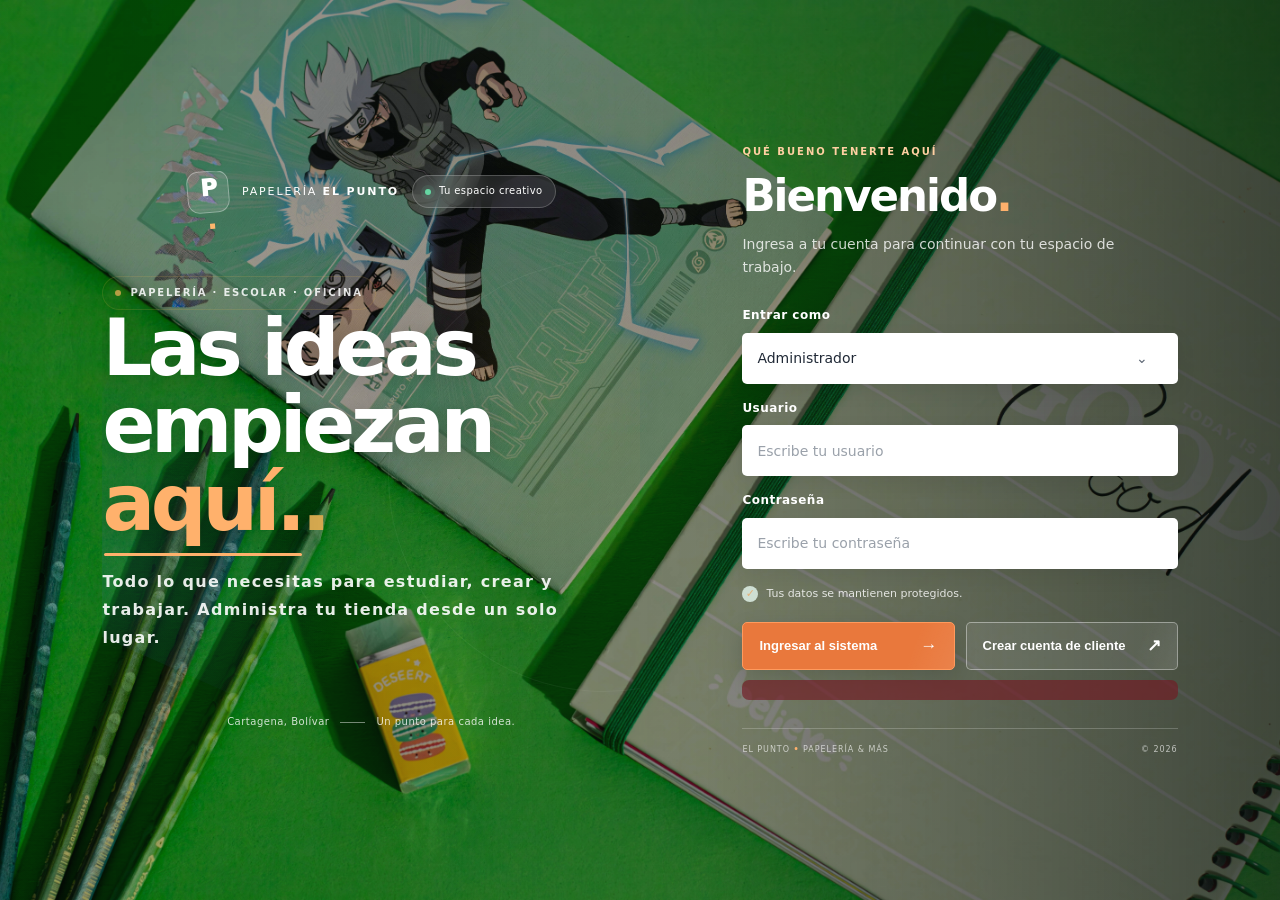
<file: src/main/resources/static/index.html>
<!DOCTYPE html>
<html lang="es">
<head>
<meta charset="UTF-8"><meta name="viewport" content="width=device-width,initial-scale=1">
<meta name="theme-color" content="#101827">
<title>Papelería El Punto — Iniciar sesión</title>
<link rel="stylesheet" href="css/style.css">
</head>
<body class="login-page">
<div class="login-shell">
  <section class="marca">
    <div class="hero-topline"><span class="brand-mark">P<span>.</span></span><span class="brand-wordmark">PAPELERÍA <b>EL PUNTO</b></span><span class="hero-status"><i></i> Tu espacio creativo</span></div>
    <div class="hero-copy">
      <span class="eyebrow"><span class="eyebrow-dot"></span> PAPELERÍA · ESCOLAR · OFICINA</span>
      <h1>Las ideas<br>empiezan <em>aquí.</em></h1>
      <p>Todo lo que necesitas para estudiar, crear y trabajar. Administra tu tienda desde un solo lugar.</p>
    </div>
    <div class="hero-art" aria-hidden="true"><div class="art-glow"></div><div class="art-ring ring-one"></div><div class="art-ring ring-two"></div><div class="art-card art-card-main"><div class="art-card-top"><span>EL PUNTO</span><span class="art-spark">✦</span></div><div class="art-lines"><i></i><i></i><i></i></div><div class="art-pencil"></div><div class="art-sticker">CREA<br>ALGO<br><b>GRANDE.</b></div></div><div class="art-card art-card-small"><span class="mini-star">✳</span><b>Ideas frescas</b><small>Empieza hoy</small></div><div class="art-orbit-dot"></div></div>
    <div class="hero-footer"><span>Cartagena, Bolívar</span><span class="footer-separator"></span><span>Un punto para cada idea.</span></div>
    <div class="demo"><div class="demo-heading"><span>ACCESOS DE DEMOSTRACIÓN</span><small>Selecciona para autocompletar</small></div><div class="demo-accounts"><a data-u="admin" data-p="admin123" data-r="ADMIN"><span class="demo-avatar avatar-admin">A</span><span><b>Administrador</b><small>Control total</small></span><span class="demo-arrow">↗</span></a><a data-u="vendedor1" data-p="vend123" data-r="VENDEDOR"><span class="demo-avatar avatar-vendor">V</span><span><b>Vendedor</b><small>Punto de venta</small></span><span class="demo-arrow">↗</span></a><a data-u="cliente1" data-p="cli123" data-r="CLIENTE"><span class="demo-avatar avatar-client">C</span><span><b>Cliente</b><small>Tienda en línea</small></span><span class="demo-arrow">↗</span></a></div></div>
  </section>
  <section class="caja">
    <div class="login-card">
      <div class="login-card-top"><span class="login-icon">↗</span><span class="secure-label"><span></span> ACCESO SEGURO</span></div>
      <div id="vistaLogin">
        <span class="form-kicker">QUÉ BUENO TENERTE AQUÍ</span><h2>Bienvenido<span class="title-dot">.</span></h2>
        <p class="form-intro">Ingresa a tu cuenta para continuar con tu espacio de trabajo.</p>
        <label for="rol">Entrar como</label><div class="field-wrap field-select"><span class="field-icon"></span><select id="rol"><option value="ADMIN">Administrador</option><option value="VENDEDOR">Vendedor</option><option value="CLIENTE">Cliente</option></select><span class="select-chevron">⌄</span></div>
        <label for="usuario">Usuario</label><div class="field-wrap"><span class="field-icon"></span><input id="usuario" autocomplete="username" placeholder="Escribe tu usuario"></div>
        <label for="password">Contraseña</label><div class="field-wrap"><span class="field-icon"></span><input id="password" type="password" autocomplete="current-password" placeholder="Escribe tu contraseña"></div>
        <div class="form-note"><span class="note-check">✓</span> Tus datos se mantienen protegidos.</div>
        <div class="acciones"><button class="btn" id="entrar"><span>Ingresar al sistema</span><span class="btn-arrow">→</span></button><button class="btn gris" id="irRegistro">Crear cuenta de cliente <span class="btn-arrow">↗</span></button></div>
        <div class="msg err" id="msgLogin" role="status"></div>
      </div>
      <div id="vistaRegistro" hidden>
        <span class="form-kicker">ÚNETE A EL PUNTO</span><h2>Crea tu cuenta<span class="title-dot"></span></h2><p class="form-intro">Regístrate para empezar a comprar con nosotros.</p>
        <label for="rNombre">Nombre completo</label><div class="field-wrap"><span class="field-icon"></span><input id="rNombre" placeholder="Tu nombre y apellido"></div>
        <label for="rUsuario">Usuario</label><div class="field-wrap"><span class="field-icon"></span><input id="rUsuario" placeholder="Elige un usuario"></div>
        <label for="rPassword">Contraseña</label><div class="field-wrap"><span class="field-icon"></span><input id="rPassword" type="password" placeholder="Crea una contraseña"></div>
        <label for="rDireccion">Dirección</label><div class="field-wrap"><span class="field-icon"></span><input id="rDireccion" placeholder="Dirección de entrega"></div>
        <label for="rTelefono">Teléfono</label><div class="field-wrap"><span class="field-icon"></span><input id="rTelefono" placeholder="Número de contacto"></div>
        <div class="acciones"><button class="btn ok" id="registrar"><span>Crear cuenta</span><span class="btn-arrow">→</span></button><button class="btn gris" id="irLogin">Volver al inicio <span class="btn-arrow">↶</span></button></div>
        <div class="msg" id="msgReg" role="status"></div>
      </div>
      <div class="login-card-bottom"><span>EL PUNTO <b>•</b> PAPELERÍA &amp; MÁS</span><span>© 2026</span></div>
    </div>
    <div class="login-help"><span class="help-bubble">?</span><span><b>¿Primera vez por aquí?</b><small>Usa los accesos de demostración o crea una cuenta de cliente.</small></span></div>
  </section>
</div>
<script src="js/common.js"></script>
<script>
const rutas={ADMIN:'admin.html',VENDEDOR:'vendedor.html',CLIENTE:'cliente.html'};
document.querySelectorAll('.demo-accounts a').forEach(a=>a.onclick=()=>{$('usuario').value=a.dataset.u;$('password').value=a.dataset.p;$('rol').value=a.dataset.r;document.querySelectorAll('.demo-accounts a').forEach(x=>x.classList.toggle('chosen',x===a));$('usuario').focus();});
$('entrar').onclick=async()=>{
  const b=$('entrar');b.classList.add('is-loading');b.disabled=true;
  try{
    const u=await api('/auth/login',{method:'POST',body:{usuario:$('usuario').value.trim(),password:$('password').value,rol:$('rol').value}});
    sessionStorage.setItem('u',JSON.stringify(u));
    location.href=rutas[u.rol];
  }catch(e){$('msgLogin').textContent=e.message;}
  finally{b.classList.remove('is-loading');b.disabled=false;}
};
$('password').onkeydown=e=>{if(e.key==='Enter')$('entrar').click();};
$('irRegistro').onclick=()=>{$('vistaLogin').hidden=true;$('vistaRegistro').hidden=false;};
$('irLogin').onclick=()=>{$('vistaLogin').hidden=false;$('vistaRegistro').hidden=true;};
$('registrar').onclick=async()=>{
  try{
    await api('/auth/registro',{method:'POST',body:{nombre:$('rNombre').value,usuario:$('rUsuario').value.trim(),password:$('rPassword').value,direccion:$('rDireccion').value,telefono:$('rTelefono').value}});
    $('msgReg').className='msg ok';$('msgReg').textContent='Cuenta creada. Ya puedes iniciar sesión como Cliente.';
  }catch(e){$('msgReg').className='msg err';$('msgReg').textContent=e.message;}
};
</script>
</body>
</html>
</file>
<file: src/main/resources/static/css/style.css>
:root{--ink:#1a1a2e;--ink2:#2d2d44;--gold:#c9a84c;--cream:#f5f0e8;--warm:#e8dcc8;--sage:#4a7c59;--sky:#3a7bd5;--rust:#b5451b;--danger:#e53e3e;--g100:#f7fafc;--g200:#edf2f7;--g400:#a0aec0;--g600:#4a5568}
*{box-sizing:border-box}
body{margin:0;font:14px/1.45 "Segoe UI",system-ui,sans-serif;color:var(--ink);background:var(--g100)}
h1,h2,h3{margin:0}
.topbar{display:flex;align-items:center;gap:20px;background:var(--ink);color:var(--cream);padding:0 20px;height:56px}
.topbar .logo{color:var(--gold);font-weight:700;font-size:18px;letter-spacing:.04em}
.topbar .quien{flex:1}
.layout{display:grid;grid-template-columns:190px 1fr;min-height:calc(100vh - 56px)}
.side{background:#fff;border-right:1px solid var(--warm);padding:12px 8px}
.side button{display:block;width:100%;text-align:left;border:0;background:none;padding:10px 14px;border-radius:8px;font:inherit;cursor:pointer;color:var(--g600)}
.side button:hover{background:var(--g200)}
.side button.on{background:var(--ink);color:#fff}
.main{padding:20px;min-width:0}
.main h2{margin-bottom:14px;font-size:20px}
.btn{border:0;border-radius:10px;padding:9px 16px;font:600 13px "Segoe UI",sans-serif;cursor:pointer;background:var(--ink);color:#fff}
.btn:hover{filter:brightness(1.2)}
.btn.ok{background:var(--sage)}.btn.mal{background:var(--danger)}.btn.gris{background:var(--g400);color:var(--ink)}.btn.oro{background:var(--gold);color:var(--ink)}.btn.info{background:var(--sky)}
.stats{display:grid;grid-template-columns:repeat(auto-fit,minmax(170px,1fr));gap:12px;margin-bottom:18px}
.stat{background:#fff;border-radius:14px;padding:16px 18px;border-bottom:4px solid var(--gold)}
.stat small{color:var(--g600)}.stat b{display:block;font-size:24px;margin-top:4px}
.dos{display:grid;grid-template-columns:1fr 1fr;gap:16px}
.tabla-wrap{overflow:auto;border:1px solid var(--warm);border-radius:10px;background:#fff;max-height:420px}
table{width:100%;border-collapse:collapse}
th{background:var(--cream);color:var(--g600);text-align:left;font-size:12px;padding:9px 12px;position:sticky;top:0}
td{padding:8px 12px;border-top:1px solid var(--g200)}
tbody tr:nth-child(even){background:var(--g100)}
tbody tr.sel{background:#dfe3f1}
tbody tr[data-i]{cursor:pointer}
td img{width:34px;height:34px;object-fit:cover;border-radius:6px;vertical-align:middle;margin-right:8px}
.panel{background:#fff;border:1px solid var(--warm);border-radius:12px;padding:16px;margin-top:16px}
.form{display:grid;grid-template-columns:repeat(auto-fill,minmax(210px,1fr));gap:10px 14px}
label{display:block;font-size:12px;font-weight:600;color:var(--g600);margin-bottom:3px}
input,select,textarea{width:100%;padding:8px 10px;border:1px solid var(--g200);border-radius:8px;background:var(--g100);font:inherit}
input:focus,select:focus,textarea:focus,.btn:focus-visible,.side button:focus-visible{outline:2px solid var(--gold);outline-offset:1px}
.acciones{display:flex;gap:8px;flex-wrap:wrap;margin-top:12px}
.msg{min-height:20px;margin-top:8px;font-weight:600}.msg.err{color:var(--danger)}.msg.ok{color:var(--sage)}
.pos{display:grid;grid-template-columns:1.2fr 1fr;gap:16px;padding:20px}
.pos .panel{margin-top:0}
.qty{width:62px}
.totales p{margin:6px 0;display:flex;justify-content:space-between}
.totales .grande{font-size:18px;font-weight:700}
.login{display:grid;grid-template-columns:1fr 1fr;min-height:100vh}
.marca{background:var(--ink);color:var(--cream);display:flex;flex-direction:column;justify-content:center;align-items:center;padding:30px;text-align:center}
.marca h1{font-size:40px;color:var(--cream)}.marca p{color:var(--gold)}
.demo{margin-top:26px;font-size:12px;color:#d6cdb9;text-align:left;border:1px solid #c9a84c55;border-radius:12px;padding:12px 16px}
.demo a{color:var(--gold);cursor:pointer;text-decoration:underline}
.caja{display:flex;flex-direction:column;justify-content:center;padding:40px 12%;gap:12px}
.caja h2{font-size:26px}
.modal{position:fixed;inset:0;background:#0008;display:flex;align-items:center;justify-content:center;z-index:9}
.factura{background:#fff;border-radius:12px;padding:20px;max-height:92vh;overflow:auto}
.factura pre{font:12px Consolas,monospace;margin:0}
@media(max-width:800px){.layout,.pos,.login,.dos{grid-template-columns:1fr}.side{display:flex;overflow:auto}.marca{padding:20px}}
@media print{body *{visibility:hidden}.factura,.factura *{visibility:visible}.factura{position:absolute;left:0;top:0}.factura .acciones{display:none}}

/* ===== EL PUNTO · renovación visual moderna (solo presentación) ===== */
:root{
  --ink:#17152f;--ink2:#29264b;--gold:#ffd166;--cream:#fbfaff;--warm:#e7e5f4;
  --sage:#16a085;--sky:#536dfe;--rust:#f97316;--danger:#ef476f;
  --g100:#f6f7ff;--g200:#e8eaf6;--g400:#a4a9c5;--g600:#59617d;
  --accent:#6c63ff;--accent2:#18c8c8;--surface:#fff;
  --shadow:0 10px 30px rgba(35,31,91,.08);--shadow-hover:0 18px 38px rgba(53,47,130,.15);
}
html{scroll-behavior:smooth}
body{font-family:Inter,"Segoe UI",system-ui,-apple-system,sans-serif;color:#252443;background:radial-gradient(ellipse at 10% 0%,rgba(108,99,255,.08),transparent 36%),radial-gradient(ellipse at 100% 100%,rgba(24,200,200,.07),transparent 32%),#f7f8ff;letter-spacing:.005em}
::selection{background:#d9d5ff;color:#17152f}
.topbar{height:68px;padding:0 clamp(16px,3vw,34px);gap:18px;background:linear-gradient(110deg,#17152f 0%,#292451 68%,#3b347a 100%);box-shadow:0 8px 24px #17152f24;position:relative;z-index:3}
.topbar:after{content:"";position:absolute;left:0;bottom:0;height:2px;width:100%;background:linear-gradient(90deg,#ffd166,#6c63ff,#18c8c8);background-size:200% 100%;animation:lineGlow 8s linear infinite}
.topbar .logo{color:#fff;font-weight:850;font-size:19px;letter-spacing:.12em;display:inline-flex;align-items:center;gap:10px}
.topbar .logo:before{content:"✦";display:grid;place-items:center;width:32px;height:32px;border-radius:11px;color:#17152f;background:linear-gradient(135deg,#ffd166,#ff9f68);box-shadow:0 4px 15px #ffd16640;font-size:17px}
.topbar .quien{color:#e4e3ff;font-weight:600}
.layout{grid-template-columns:230px minmax(0,1fr);min-height:calc(100vh - 68px)}
.side{background:rgba(255,255,255,.78);backdrop-filter:blur(16px);border-right:1px solid #e7e7f7;padding:22px 13px;box-shadow:5px 0 24px #27215a05}
.side:before{content:"ESPACIO DE TRABAJO";display:block;padding:0 12px 14px;color:#9296b4;font-size:10px;font-weight:800;letter-spacing:.16em}
.side button{position:relative;margin:4px 0;padding:12px 14px;border-radius:12px;color:#626783;font-weight:650;transition:background .22s ease,color .22s ease,transform .22s ease,box-shadow .22s ease}
.side button:hover{background:#f0efff;color:#5148d8;transform:translateX(3px)}
.side button.on{background:linear-gradient(115deg,#6c63ff,#8275ff);color:#fff;box-shadow:0 8px 18px #6c63ff38}
.main{padding:clamp(20px,3vw,36px);min-width:0;animation:fadeUp .5s both}
.main h2{font-size:clamp(22px,2.4vw,29px);letter-spacing:-.035em;font-weight:800;color:#211e46;margin-bottom:20px}
.main h3{font-size:16px;font-weight:750;letter-spacing:-.015em;margin:0 0 12px;color:#302d58}
.btn{border:1px solid transparent;border-radius:11px;padding:10px 16px;font:700 13px inherit;cursor:pointer;background:linear-gradient(120deg,#6c63ff,#5548e8);color:#fff;box-shadow:0 5px 12px #6c63ff25;transition:transform .2s ease,box-shadow .2s ease,filter .2s ease}
.btn:hover{filter:brightness(1.05);transform:translateY(-2px);box-shadow:0 9px 20px #6c63ff35}
.btn:active{transform:translateY(0) scale(.98)}
.btn.ok{background:linear-gradient(120deg,#16a085,#0d9488);color:#fff;box-shadow:0 5px 12px #16a08525}
.btn.mal{background:linear-gradient(120deg,#ef476f,#d92d58);color:#fff;box-shadow:0 5px 12px #ef476f25}
.btn.gris{background:#f0f1fb;color:#4e5272;border-color:#e5e6f5;box-shadow:none}
.btn.gris:hover{background:#e6e7f8;box-shadow:0 6px 14px #26215a12}
.btn.oro{background:linear-gradient(120deg,#ffd166,#ffb84d);color:#342548;box-shadow:0 5px 14px #ffc85740}
.btn.info{background:linear-gradient(120deg,#536dfe,#397be8);color:#fff}
.stats{grid-template-columns:repeat(auto-fit,minmax(185px,1fr));gap:16px;margin-bottom:24px}
.stat{position:relative;isolation:isolate;overflow:hidden;background:rgba(255,255,255,.92);border:1px solid #e9e9f7;border-bottom:0;border-radius:18px;padding:20px;box-shadow:var(--shadow);transition:transform .25s ease,box-shadow .25s ease;animation:fadeUp .55s both}
.stat:before{content:"";position:absolute;z-index:-1;width:100px;height:100px;right:-35px;top:-40px;border-radius:50%;background:linear-gradient(135deg,#6c63ff20,#18c8c820);transition:transform .35s ease}
.stat:after{content:"";position:absolute;left:0;top:0;bottom:0;width:4px;background:linear-gradient(180deg,#6c63ff,#18c8c8)}
.stat:hover{transform:translateY(-5px);box-shadow:var(--shadow-hover)}.stat:hover:before{transform:scale(1.5)}
.stat small{color:#777c9b;font-weight:650;font-size:12px;letter-spacing:.02em}.stat b{display:block;font-size:clamp(23px,2.3vw,29px);letter-spacing:-.04em;color:#292451;margin-top:8px;overflow-wrap:anywhere}
.stats .stat:nth-child(2n){animation-delay:.06s}.stats .stat:nth-child(3n){animation-delay:.12s}
.dos{gap:20px}.dos>div{min-width:0}
.dos>div>h3{padding:3px 0 12px}
.tabla-wrap{overflow:auto;border:1px solid #e7e8f5;border-radius:15px;background:#fff;max-height:460px;box-shadow:0 7px 24px #29245108;scrollbar-width:thin;scrollbar-color:#c7c5ed transparent}
table{width:100%;border-collapse:separate;border-spacing:0;font-size:13px}
th{background:#f0efff;color:#514d7a;text-align:left;font-size:11px;font-weight:800;letter-spacing:.045em;text-transform:uppercase;padding:13px 14px;border-bottom:1px solid #e3e1fa}
th:first-child{border-top-left-radius:12px}th:last-child{border-top-right-radius:12px}
td{padding:12px 14px;border-top:1px solid #f0f1fa;color:#4a4c6a;transition:background .18s ease}
tbody tr{transition:background .18s ease,box-shadow .18s ease}
tbody tr:nth-child(even){background:#fbfbff}tbody tr:hover{background:#f0efff}tbody tr.sel{background:#e6e3ff;box-shadow:inset 3px 0 #6c63ff}
tbody tr[data-i]{cursor:pointer}td img{width:38px;height:38px;object-fit:cover;border-radius:10px;vertical-align:middle;margin-right:9px;box-shadow:0 3px 9px #17152f14}
.panel{background:rgba(255,255,255,.92);border:1px solid #e8e8f6;border-radius:19px;padding:clamp(16px,2vw,24px);margin-top:18px;box-shadow:var(--shadow);transition:box-shadow .25s ease,transform .25s ease}
.panel:hover{box-shadow:0 14px 34px #29245110}
.panel h2{font-size:18px;font-weight:800;letter-spacing:-.02em;color:#292451;margin-bottom:14px}
.form{gap:14px 16px}
label{display:block;font-size:11px;font-weight:800;letter-spacing:.035em;color:#737795;margin-bottom:6px;text-transform:uppercase}
input,select,textarea{width:100%;padding:11px 13px;border:1px solid #e1e3f3;border-radius:11px;background:#fafaff;color:#292746;font:inherit;transition:border-color .2s ease,box-shadow .2s ease,background .2s ease}
input::placeholder,textarea::placeholder{color:#a2a5bd}
input:hover,select:hover,textarea:hover{border-color:#c9c5ff}
input:focus,select:focus,textarea:focus{outline:none;border-color:#8278ff;background:#fff;box-shadow:0 0 0 4px #6c63ff17}
input[type=radio]{accent-color:#6c63ff}
.acciones{gap:10px;margin-top:16px;align-items:center}
.msg{min-height:20px;margin-top:10px;font-weight:650}.msg.err{color:#d92d58}.msg.ok{color:#0d9488}
.pos{grid-template-columns:minmax(0,1.2fr) minmax(340px,1fr);gap:20px;padding:clamp(16px,3vw,32px);align-items:start}
.pos .panel{margin-top:0}.qty{width:72px;min-width:62px}
.totales{background:linear-gradient(135deg,#f7f6ff,#f0fbff);border:1px solid #e5e5fb;border-radius:14px;padding:15px}
.totales p{margin:9px 0;display:flex;justify-content:space-between;gap:12px;color:#626581}.totales .grande{font-size:21px;font-weight:850;color:#292451;border-top:1px solid #deddf5;padding-top:12px;margin-top:12px}
.login{grid-template-columns:minmax(0,1.05fr) minmax(0,.95fr);background:#fbfbff;position:relative;overflow:hidden}
.marca{position:relative;isolation:isolate;overflow:hidden;background:radial-gradient(ellipse at 20% 15%,#7770ff 0,transparent 35%),radial-gradient(ellipse at 90% 90%,#16b8c0 0,transparent 32%),linear-gradient(145deg,#17152f,#292451 62%,#40378b);color:#fbfaff;padding:clamp(30px,6vw,80px);text-align:center}
.marca:before,.marca:after{content:"";position:absolute;z-index:-1;border:1px solid #ffffff20;border-radius:36% 64% 56% 44%;width:min(38vw,380px);aspect-ratio:1;animation:floatShape 13s ease-in-out infinite alternate}
.marca:before{top:-100px;left:-100px;background:linear-gradient(135deg,#ffffff09,#ffffff02);transform:rotate(24deg)}.marca:after{right:-100px;bottom:-120px;width:min(32vw,320px);animation-delay:-5s;transform:rotate(-20deg)}
.marca h1{font-size:clamp(44px,6vw,76px);font-weight:900;letter-spacing:-.07em;color:#fff;text-shadow:0 10px 36px #08062550;animation:fadeUp .75s both}
.marca h1:after{content:".";color:#ffd166}.marca p{color:#d7d4ff;font-size:15px;font-weight:600;letter-spacing:.04em}
.demo{margin-top:28px;font-size:12px;line-height:2;color:#e0defc;text-align:left;border:1px solid #ffffff24;border-radius:16px;padding:16px 19px;background:#ffffff0b;backdrop-filter:blur(12px);box-shadow:0 12px 35px #08062520}
.demo a{color:#ffd166;cursor:pointer;text-decoration:none;font-weight:650;transition:color .2s ease}.demo a:hover{color:#fff;text-decoration:underline}
.caja{display:flex;flex-direction:column;justify-content:center;padding:clamp(24px,5vw,76px);gap:14px;max-width:700px;width:100%;margin:auto;animation:fadeUp .65s .08s both}
.caja h2{font-size:clamp(26px,3vw,34px);letter-spacing:-.045em;color:#292451;font-weight:850}.caja>div>p{color:#7b7e9c;margin:7px 0 22px}
.caja .acciones{margin-top:20px}.caja .acciones .btn{flex:1;min-width:max-content}
.modal{position:fixed;inset:0;background:#17152f99;backdrop-filter:blur(7px);display:flex;align-items:center;justify-content:center;z-index:9;animation:fadeIn .2s both;padding:16px}
.factura{background:#fff;border:1px solid #e7e8f5;border-radius:20px;padding:24px;max-height:92vh;overflow:auto;box-shadow:0 25px 80px #09082155;animation:popIn .25s both}
.factura pre{font:12px/1.6 ui-monospace,SFMono-Regular,Consolas,monospace;margin:0;color:#292746}
[hidden]{display:none!important}
@keyframes fadeUp{from{opacity:0;transform:translateY(14px)}to{opacity:1;transform:translateY(0)}}
@keyframes fadeIn{from{opacity:0}to{opacity:1}}
@keyframes popIn{from{opacity:0;transform:translateY(12px) scale(.98)}to{opacity:1;transform:translateY(0) scale(1)}}
@keyframes floatShape{from{translate:0 0;rotate:0deg}to{translate:24px -18px;rotate:16deg}}
@keyframes lineGlow{from{background-position:0% 50%}to{background-position:200% 50%}}
@media(max-width:1000px){.pos{grid-template-columns:1fr}.layout{grid-template-columns:190px minmax(0,1fr)}.main{padding:22px}}
@media(max-width:800px){.layout,.pos,.login,.dos{grid-template-columns:1fr}.topbar{height:62px}.side{display:flex;overflow-x:auto;gap:5px;padding:10px;border-right:0;border-bottom:1px solid #e7e7f7}.side:before{display:none}.side button{width:auto;white-space:nowrap;flex:0 0 auto;margin:0}.side button:hover{transform:translateY(-1px)}.main{padding:20px 14px}.marca{padding:34px 22px;min-height:310px}.marca h1{font-size:48px}.demo{margin-top:16px}.caja{padding:30px 22px}.pos{padding:14px}.pos .panel{min-width:0}.tabla-wrap{max-width:100%}}
@media(max-width:480px){.topbar{gap:10px;padding:0 12px}.topbar .logo{font-size:15px;letter-spacing:.08em}.topbar .logo:before{width:28px;height:28px}.topbar .quien{font-size:12px}.topbar .btn{padding:8px 10px;font-size:11px}.stats{grid-template-columns:repeat(2,minmax(0,1fr));gap:10px}.stat{padding:15px 13px;border-radius:14px}.stat b{font-size:21px}.panel{padding:15px;border-radius:15px}.acciones .btn{flex:1}.caja .acciones{flex-direction:column}.caja .acciones .btn{width:100%}th,td{padding:10px;font-size:12px}.marca h1{font-size:43px}}
@media(prefers-reduced-motion:reduce){*,*::before,*::after{scroll-behavior:auto!important;animation-duration:.01ms!important;animation-iteration-count:1!important;transition-duration:.01ms!important}}
@media print{body{background:#fff!important}.topbar,.side{display:none!important}.factura{box-shadow:none;border:0}}

/* ===== EL PUNTO · Premium Minimal / Motion layer (visual only) ===== */
:root{
  --ink:#111827;--ink2:#1f2937;--gold:#d4a84f;--cream:#f8fafc;--warm:#e5e7eb;
  --sage:#0f9f79;--sky:#2563eb;--rust:#ea580c;--danger:#dc3545;
  --g100:#f8fafc;--g200:#edf0f4;--g400:#9ca3af;--g600:#64748b;
  --accent:#2563eb;--accent2:#06b6d4;--surface:#fff;
  --shadow:0 8px 28px rgba(15,23,42,.055);--shadow-hover:0 18px 44px rgba(15,23,42,.12);
}
body{color:#202938;background:radial-gradient(ellipse at 0 0,rgba(37,99,235,.045),transparent 34%),#f7f8fa;letter-spacing:0}
::selection{background:#dbeafe;color:#111827}
.topbar{height:70px;padding:0 clamp(16px,3vw,36px);background:rgba(17,24,39,.97);box-shadow:0 5px 24px #0f172a12;backdrop-filter:blur(18px)}
.topbar:after{height:2px;background:linear-gradient(90deg,#d4a84f,#2563eb,#06b6d4,#d4a84f);background-size:240% 100%;animation:lineGlow 7s linear infinite}
.topbar .logo{color:#fff;font-size:17px;font-weight:850;letter-spacing:.15em;gap:11px}
.topbar .logo:before{content:"P";width:34px;height:34px;border-radius:10px;background:linear-gradient(145deg,#fff,#e5eaf2);color:#111827;box-shadow:0 5px 16px #0002;font-size:15px;letter-spacing:0}
.topbar .quien{color:#d1d5db;font-size:13px;font-weight:550}
.layout{grid-template-columns:238px minmax(0,1fr);min-height:calc(100vh - 70px)}
.side{padding:24px 14px;background:rgba(255,255,255,.88);border-right:1px solid #e8ebf0;backdrop-filter:blur(16px);box-shadow:5px 0 24px #11182704}
.side:before{content:"MENÚ PRINCIPAL";color:#9ca3af;font-size:10px;letter-spacing:.17em;padding:0 12px 16px}
.side button{margin:4px 0;padding:12px 14px;border-radius:10px;color:#667085;font-weight:650;transition:background .22s,color .22s,transform .22s,box-shadow .22s}
.side button:hover{background:#f3f6fb;color:#1d4ed8;transform:translateX(4px)}
.side button.on{background:#111827;color:#fff;box-shadow:0 7px 18px #11182720}
.main{padding:clamp(22px,3.2vw,42px);animation:premiumEnter .55s cubic-bezier(.2,.75,.25,1) both}
.main h2{font-size:clamp(23px,2.5vw,31px);font-weight:800;letter-spacing:-.045em;color:#111827;margin-bottom:22px}
.main h3{font-size:15px;font-weight:750;letter-spacing:-.015em;color:#263244;margin-bottom:13px}
.btn{border:1px solid transparent;border-radius:10px;padding:10px 16px;background:#111827;color:#fff;box-shadow:0 4px 10px #11182712;transition:transform .2s ease,box-shadow .2s ease,background .2s ease; font-weight:700}
.btn:hover{filter:none;background:#273449;transform:translateY(-2px);box-shadow:0 9px 18px #1118271c}
.btn:active{transform:translateY(0) scale(.98)}
.btn.ok{background:#0f9f79;box-shadow:0 4px 12px #0f9f7920}.btn.ok:hover{background:#0b8667}
.btn.mal{background:#dc3545;box-shadow:0 4px 12px #dc354520}.btn.mal:hover{background:#b92333}
.btn.gris{background:#fff;color:#475467;border-color:#e4e7ec;box-shadow:none}.btn.gris:hover{background:#f8fafc;border-color:#cbd5e1;box-shadow:0 5px 14px #1118270b}
.btn.oro{background:#d4a84f;color:#18202b;box-shadow:0 4px 12px #d4a84f2b}.btn.oro:hover{background:#e0b75e}
.btn.info{background:#2563eb;box-shadow:0 4px 12px #2563eb20}.btn.info:hover{background:#1d4ed8}
.stats{grid-template-columns:repeat(auto-fit,minmax(185px,1fr));gap:17px;margin-bottom:26px}
.stat{border:1px solid #e9edf2;border-radius:16px;background:rgba(255,255,255,.96);padding:21px;box-shadow:var(--shadow);animation:premiumEnter .55s both;transition:transform .28s cubic-bezier(.2,.75,.25,1),box-shadow .28s,border-color .28s}
.stat:before{width:110px;height:110px;right:-46px;top:-48px;background:radial-gradient(circle,#2563eb12,transparent 70%);transition:transform .45s}
.stat:after{width:3px;background:linear-gradient(180deg,#2563eb,#06b6d4)}
.stat:hover{transform:translateY(-6px);box-shadow:var(--shadow-hover);border-color:#d9e3f2}.stat:hover:before{transform:scale(1.6)}
.stat small{font-size:11px;letter-spacing:.055em;text-transform:uppercase;color:#7b8494;font-weight:750}.stat b{font-size:clamp(24px,2.4vw,30px);color:#111827;letter-spacing:-.045em}
.dos{gap:22px}
.tabla-wrap{border:1px solid #e6eaf0;border-radius:14px;background:#fff;box-shadow:0 5px 20px #11182705;scrollbar-color:#cbd5e1 transparent}
table{border-collapse:separate;border-spacing:0;font-size:13px}
th{background:#f8fafc;color:#667085;font-size:10px;font-weight:800;letter-spacing:.075em;text-transform:uppercase;padding:14px 15px;border-bottom:1px solid #e8edf2}
th:first-child,th:last-child{border-radius:0}
td{padding:12px 15px;border-top:1px solid #f0f2f5;color:#475467}
tbody tr:nth-child(even){background:#fcfcfd}tbody tr:hover{background:#f1f6ff}tbody tr.sel{background:#e8f0ff;box-shadow:inset 3px 0 #2563eb}
td img{border-radius:9px;box-shadow:0 3px 10px #1118270b}
.panel{background:rgba(255,255,255,.96);border:1px solid #e7ebf0;border-radius:17px;padding:clamp(17px,2.2vw,25px);box-shadow:var(--shadow);transition:box-shadow .28s,border-color .28s,transform .28s}
.panel:hover{box-shadow:0 14px 36px #1118270c;border-color:#dfe5ed}
.panel h2{font-size:18px;font-weight:800;letter-spacing:-.025em;color:#111827}
.form{gap:15px 17px}
label{font-size:10px;letter-spacing:.075em;color:#667085;font-weight:800}
input,select,textarea{padding:11px 13px;border:1px solid #dfe4eb;border-radius:9px;background:#fbfcfd;color:#202938;transition:border-color .2s,box-shadow .2s,background .2s}
input::placeholder,textarea::placeholder{color:#a0a8b5}
input:hover,select:hover,textarea:hover{border-color:#b9c7dc}
input:focus,select:focus,textarea:focus{outline:none;border-color:#2563eb;background:#fff;box-shadow:0 0 0 4px #2563eb13}
input[type=radio]{accent-color:#2563eb}
.acciones{gap:10px;margin-top:16px}
.msg{font-weight:650}.msg.err{color:#c6283b}.msg.ok{color:#087f5b}
.pos{grid-template-columns:minmax(0,1.18fr) minmax(340px,1fr);gap:22px;padding:clamp(16px,3vw,34px);align-items:start}
.pos .panel{margin-top:0}.qty{width:72px;min-width:62px}
.totales{background:linear-gradient(135deg,#f8fafc,#f3f7fc);border:1px solid #e7ebf1;border-radius:12px;padding:16px}
.totales p{color:#667085}.totales .grande{font-size:21px;color:#111827;border-top:1px solid #e0e6ee;padding-top:13px}
.login{grid-template-columns:minmax(0,1.02fr) minmax(0,.98fr);background:#fff}
.marca{background:radial-gradient(ellipse at 15% 15%,#26364d 0,transparent 38%),linear-gradient(145deg,#101722,#172333 65%,#20354a);padding:clamp(30px,6vw,82px)}
.marca:before,.marca:after{border:1px solid #ffffff12;background:linear-gradient(135deg,#ffffff06,#ffffff01);border-radius:50%;width:min(40vw,410px);animation:orbitFloat 15s ease-in-out infinite alternate}
.marca:after{border-color:#d4a84f25;width:min(28vw,290px);animation-delay:-6s}
.marca h1{font-size:clamp(48px,6vw,78px);font-weight:850;letter-spacing:-.075em;text-shadow:none;animation:premiumEnter .8s both}
.marca h1:after{color:#d4a84f}.marca p{color:#cbd5e1;font-size:14px;font-weight:550;letter-spacing:.08em}
.demo{background:#ffffff08;border:1px solid #ffffff20;border-radius:13px;color:#cbd5e1;box-shadow:0 15px 40px #00000012;backdrop-filter:blur(14px)}
.demo a{color:#e4c47c;font-weight:650;transition:color .2s}.demo a:hover{color:#fff}
.caja{padding:clamp(24px,5vw,78px);animation:premiumEnter .7s .08s both}
.caja h2{font-size:clamp(28px,3vw,36px);color:#111827;font-weight:850;letter-spacing:-.055em}.caja>div>p{color:#7b8494}
.caja .acciones{margin-top:20px}.caja .acciones .btn{flex:1;min-width:max-content}
.modal{background:#101722aa;backdrop-filter:blur(9px)}
.factura{border:1px solid #e7ebf0;border-radius:17px;box-shadow:0 30px 90px #0004}
@keyframes premiumEnter{from{opacity:0;transform:translateY(12px)}to{opacity:1;transform:translateY(0)}}
@keyframes orbitFloat{from{translate:0 0;rotate:-8deg}to{translate:22px -15px;rotate:10deg}}
@media(max-width:1000px){.pos{grid-template-columns:1fr}.layout{grid-template-columns:205px minmax(0,1fr)}}
@media(max-width:800px){.layout,.pos,.login,.dos{grid-template-columns:1fr}.topbar{height:62px}.side{display:flex;overflow-x:auto;gap:5px;padding:10px}.side:before{display:none}.side button{width:auto;white-space:nowrap;flex:0 0 auto;margin:0}.side button:hover{transform:translateY(-1px)}.main{padding:20px 14px}.marca{padding:34px 22px;min-height:300px}.marca h1{font-size:49px}.demo{margin-top:16px}.caja{padding:30px 22px}.pos{padding:14px}.pos .panel{min-width:0}.tabla-wrap{max-width:100%}}
@media(max-width:480px){.topbar{gap:9px;padding:0 12px}.topbar .logo{font-size:14px;letter-spacing:.08em}.topbar .logo:before{width:28px;height:28px}.topbar .quien{font-size:11px}.topbar .btn{padding:8px 9px;font-size:11px}.stats{grid-template-columns:repeat(2,minmax(0,1fr));gap:10px}.stat{padding:15px 13px}.stat b{font-size:20px}.panel{padding:15px}.acciones .btn{flex:1}.caja .acciones{flex-direction:column}.caja .acciones .btn{width:100%}th,td{padding:10px;font-size:12px}.marca h1{font-size:43px}}
@media(prefers-reduced-motion:reduce){*,*::before,*::after{scroll-behavior:auto!important;animation-duration:.01ms!important;animation-iteration-count:1!important;transition-duration:.01ms!important}}
@media print{body{background:#fff!important}.topbar,.side{display:none!important}.factura{box-shadow:none;border:0}}

/* EL PUNTO · Motion Pack: entradas, productos, tablas y microinteracciones */
@keyframes epFadeUp{0%{opacity:0;transform:translate3d(0,26px,0) scale(.985)}100%{opacity:1;transform:translate3d(0,0,0) scale(1)}}
@keyframes epFadeRight{0%{opacity:0;transform:translate3d(-22px,0,0)}100%{opacity:1;transform:translate3d(0,0,0)}}
@keyframes epPop{0%{opacity:0;transform:scale(.88)}70%{opacity:1;transform:scale(1.025)}100%{transform:scale(1)}}
@keyframes epShimmer{0%{background-position:150% 0}100%{background-position:-150% 0}}
@keyframes epGlow{0%,100%{box-shadow:0 0 0 0 #2563eb00}50%{box-shadow:0 0 0 5px #2563eb12}}
@keyframes epSlideLine{from{transform:scaleX(0);transform-origin:left}to{transform:scaleX(1);transform-origin:left}}
@keyframes epFloat{0%,100%{transform:translateY(0)}50%{transform:translateY(-5px)}}
@keyframes epSpinIn{from{opacity:0;transform:rotate(-5deg) scale(.92)}to{opacity:1;transform:rotate(0) scale(1)}}

/* Entrada escalonada para cada sección y elemento del sistema */
.topbar{animation:epFadeRight .55s cubic-bezier(.2,.75,.25,1) both}
.side{animation:epFadeRight .62s .06s cubic-bezier(.2,.75,.25,1) both}
.main>h1,.main>h2,.main>h3,.main>.titulo,.main>.acciones{animation:epFadeUp .58s .08s both}
.main>.panel,.pos>.panel,.login .caja,.login .marca{animation:epFadeUp .7s cubic-bezier(.2,.75,.25,1) both}
.main>.panel:nth-of-type(2),.pos>.panel:nth-child(2){animation-delay:.12s}
.main>.panel:nth-of-type(3){animation-delay:.19s}
.main>.panel:nth-of-type(4){animation-delay:.26s}
.stats .stat:nth-child(1){animation-delay:.04s}.stats .stat:nth-child(2){animation-delay:.11s}.stats .stat:nth-child(3){animation-delay:.18s}.stats .stat:nth-child(4){animation-delay:.25s}.stats .stat:nth-child(5){animation-delay:.32s}.stats .stat:nth-child(6){animation-delay:.39s}

/* Productos, tarjetas, filas de inventario y resultados que se generan dinámicamente */
.producto,.product-card,.producto-card,.product-item,.item-producto,.producto-item,.card-producto,.tarjeta-producto,.producto-tarjeta,[data-product],.resultado-producto{animation:epPop .48s cubic-bezier(.2,.75,.25,1) both;transition:transform .28s cubic-bezier(.2,.75,.25,1),box-shadow .28s,border-color .28s;will-change:transform}
.producto:hover,.product-card:hover,.producto-card:hover,.product-item:hover,.item-producto:hover,.producto-item:hover,.card-producto:hover,.tarjeta-producto:hover,.producto-tarjeta:hover,[data-product]:hover,.resultado-producto:hover{transform:translateY(-5px) scale(1.012);box-shadow:0 16px 34px #11182718;border-color:#bfdbfe}
.producto img,.product-card img,.producto-card img,.product-item img,.item-producto img,.producto-item img,.card-producto img,.tarjeta-producto img{transition:transform .5s cubic-bezier(.2,.75,.25,1),filter .35s}
.producto:hover img,.product-card:hover img,.producto-card:hover img,.product-item:hover img,.item-producto:hover img,.producto-item:hover img,.card-producto:hover img,.tarjeta-producto:hover img{transform:scale(1.055);filter:saturate(1.08)}

/* Aparición progresiva de filas; también funciona para listados de productos y clientes */
tbody tr{animation:epFadeUp .42s both;transition:background .2s,box-shadow .2s}
tbody tr:nth-child(1){animation-delay:.025s}tbody tr:nth-child(2){animation-delay:.05s}tbody tr:nth-child(3){animation-delay:.075s}tbody tr:nth-child(4){animation-delay:.1s}tbody tr:nth-child(5){animation-delay:.125s}tbody tr:nth-child(6){animation-delay:.15s}tbody tr:nth-child(7){animation-delay:.175s}tbody tr:nth-child(8){animation-delay:.2s}tbody tr:nth-child(9){animation-delay:.225s}tbody tr:nth-child(10){animation-delay:.25s}
tbody tr:hover{background:#eff6ff;box-shadow:inset 3px 0 #3b82f6}
.tabla-wrap{animation:epFadeUp .55s .1s both;transition:box-shadow .3s,border-color .3s}
.tabla-wrap:hover{box-shadow:0 12px 30px #1118270c;border-color:#d6e2f1}

/* Formularios y botones con microanimaciones */
input,select,textarea{transition:border-color .22s,box-shadow .22s,background .22s,transform .22s}
input:focus,select:focus,textarea:focus{transform:translateY(-1px);animation:epGlow 1.2s ease-in-out infinite}
.btn,.side button{position:relative;overflow:hidden;transition:transform .22s cubic-bezier(.2,.75,.25,1),box-shadow .25s,background .22s,color .22s}
.btn:before{content:"";position:absolute;inset:0;background:linear-gradient(110deg,transparent 20%,#ffffff35 48%,transparent 75%);background-size:220% 100%;background-position:150% 0;pointer-events:none;transition:background-position .6s ease}
.btn:hover:before{background-position:-150% 0}
.side button:hover{transform:translateX(4px)}
.acciones>*{animation:epFadeUp .4s both}.acciones>*:nth-child(2){animation-delay:.05s}.acciones>*:nth-child(3){animation-delay:.1s}.acciones>*:nth-child(4){animation-delay:.15s}
.modal{animation:epPop .3s cubic-bezier(.2,.75,.25,1) both}
.msg{animation:epFadeUp .35s both}
.totales{animation:epFadeUp .45s .12s both}
.logo:before{animation:epFloat 4s ease-in-out infinite}

/* Respeta la preferencia de accesibilidad del sistema */
@media(prefers-reduced-motion:reduce){.producto,.product-card,.producto-card,.product-item,.item-producto,.producto-item,.card-producto,.tarjeta-producto,.producto-tarjeta,[data-product],.resultado-producto,tbody tr,.main>.panel,.pos>.panel,.topbar,.side,.stats .stat,.acciones>*{animation:none!important;will-change:auto!important}}


/* ===== EL PUNTO · Signature Login + Sidebar Toggle ===== */
.login-page{min-height:100vh;padding:clamp(12px,2.4vw,30px);display:grid;place-items:center;background:#eef1f5;background-image:radial-gradient(ellipse at 5% 8%,#dce8f9 0,transparent 34%),radial-gradient(ellipse at 94% 92%,#e9e3d5 0,transparent 32%);}
.login-shell{width:min(1500px,100%);min-height:min(900px,calc(100vh - 48px));display:grid;grid-template-columns:minmax(0,1.1fr) minmax(430px,.9fr);border-radius:28px;overflow:hidden;background:#fff;box-shadow:0 28px 90px #14203318;border:1px solid #ffffffb5;animation:loginShellIn .8s cubic-bezier(.2,.75,.25,1) both;}
.login-page .marca{min-height:780px;text-align:left;padding:clamp(28px,4vw,60px);display:flex;flex-direction:column;isolation:isolate;background:linear-gradient(145deg,#101827 0%,#172538 52%,#1d3042 100%);position:relative;overflow:hidden;}
.login-page .marca:before{content:"";position:absolute;z-index:-2;inset:0;border:0;border-radius:0;width:auto;aspect-ratio:auto;background:radial-gradient(ellipse at 75% 28%,#d4a84f1c,transparent 34%),radial-gradient(ellipse at 15% 85%,#3d78bd25,transparent 36%);animation:none;}
.login-page .marca:after{content:"";position:absolute;z-index:-1;right:-180px;top:16%;width:430px;height:430px;border:1px solid #ffffff0d;border-radius:50%;background:transparent;animation:loginOrbit 22s linear infinite;}
.hero-topline{display:flex;align-items:center;gap:12px;position:relative;z-index:2;flex-wrap:wrap}.brand-mark{width:43px;height:43px;display:grid;place-items:center;border-radius:14px;background:#f1c56c;color:#182231;font-size:23px;font-weight:950;letter-spacing:-.1em;box-shadow:0 8px 24px #d4a84f24;transform:rotate(-5deg);transition:transform .3s}.brand-mark span{color:#fff}.brand-mark:hover{transform:rotate(5deg) scale(1.06)}.brand-wordmark{font-size:11px;letter-spacing:.18em;color:#aab6c5}.brand-wordmark b{color:#fff;font-weight:850}.hero-status{margin-left:auto;display:flex;align-items:center;gap:8px;border:1px solid #ffffff18;background:#ffffff08;border-radius:99px;padding:8px 12px;color:#c3cbd5;font-size:10px;letter-spacing:.04em}.hero-status i,.secure-label span{width:6px;height:6px;border-radius:50%;background:#65d6a2;box-shadow:0 0 0 4px #65d6a21a;animation:statusPulse 2.4s ease infinite}
.hero-copy{position:relative;z-index:2;margin-top:clamp(45px,7vh,78px);max-width:520px;animation:heroTextIn .8s .12s both}.eyebrow,.form-kicker{font-size:10px;font-weight:850;letter-spacing:.18em;color:#d6b56d}.eyebrow{display:inline-flex;align-items:center;gap:9px;padding:9px 12px;border:1px solid #d4a84f30;border-radius:99px;background:#d4a84f0c}.eyebrow-dot{width:6px;height:6px;border-radius:50%;background:#d4a84f;box-shadow:0 0 12px #d4a84f}.hero-copy h1{font-size:clamp(52px,6vw,86px);line-height:.99;letter-spacing:-.075em;font-weight:850;color:#fff;margin:24px 0 20px}.hero-copy h1 em{font-style:normal;color:#e7bd68;position:relative;white-space:nowrap}.hero-copy h1 em:after{content:"";position:absolute;left:2px;right:0;bottom:-8px;height:3px;border-radius:3px;background:linear-gradient(90deg,#d4a84f,#f6e4b2);transform-origin:left;animation:heroUnderline .9s .8s both}.hero-copy>p{max-width:400px;font-size:14px;line-height:1.85;color:#aebac8;margin:0}.hero-benefits{display:flex;gap:24px;margin-top:30px;flex-wrap:wrap}.hero-benefits>div{display:flex;align-items:center;gap:11px}.benefit-icon{width:36px;height:36px;display:grid;place-items:center;border:1px solid #ffffff1c;border-radius:11px;color:#e6bd6a;background:#ffffff08;font-size:16px}.hero-benefits b,.hero-benefits small{display:block}.hero-benefits b{font-size:11px;color:#f5f7fa;margin-bottom:4px}.hero-benefits small{font-size:10px;color:#8e9cad}.hero-art{position:absolute;width:min(48%,390px);height:300px;right:3%;bottom:13%;z-index:0;perspective:900px;animation:artReveal .9s .25s both}.art-glow{position:absolute;inset:20% 5%;background:#d4a84f17;filter:blur(48px);border-radius:50%;animation:glowBreathe 6s ease-in-out infinite}.art-ring{position:absolute;left:14%;top:0;width:270px;height:270px;border:1px solid #ffffff0b;border-radius:50%;animation:loginOrbit 24s linear infinite}.ring-two{left:24%;top:9%;width:210px;height:210px;border-style:dashed;border-color:#d4a84f22;animation-direction:reverse;animation-duration:32s}.art-card{position:absolute;border:1px solid #ffffff25;box-shadow:0 25px 70px #0004;backdrop-filter:blur(15px);border-radius:16px}.art-card-main{left:20%;top:13%;width:220px;height:230px;padding:18px;background:linear-gradient(145deg,#ffffff1c,#ffffff08);transform:rotate(-8deg);animation:cardHover 6s ease-in-out infinite}.art-card-top{display:flex;justify-content:space-between;align-items:center;font-size:9px;letter-spacing:.2em;color:#e8edf3;font-weight:850}.art-spark{color:#e9c477;font-size:20px}.art-lines{margin-top:35px;display:grid;gap:10px}.art-lines i{display:block;height:7px;border-radius:9px;background:#ffffff1a}.art-lines i:nth-child(1){width:80%;background:#d4a84f9c}.art-lines i:nth-child(2){width:61%}.art-lines i:nth-child(3){width:72%}.art-pencil{position:absolute;right:28px;bottom:27px;width:13px;height:90px;border-radius:8px;background:linear-gradient(90deg,#e9c477,#f7dfa1,#b98b37);transform:rotate(34deg);box-shadow:0 8px 18px #0003}.art-pencil:before{content:"";position:absolute;top:-8px;left:0;border-left:6px solid transparent;border-right:6px solid transparent;border-bottom:10px solid #ead4a2}.art-sticker{position:absolute;bottom:24px;left:20px;color:#d9e1eb;font-size:14px;line-height:1.05;font-weight:650;letter-spacing:.03em}.art-sticker b{color:#e8c16f}.art-card-small{right:0;bottom:3%;padding:15px 18px;background:#f5d78e;color:#182231;display:grid;gap:4px;transform:rotate(6deg);animation:smallCardFloat 5s ease-in-out infinite}.mini-star{font-size:21px;color:#987025}.art-card-small b{font-size:12px}.art-card-small small{font-size:10px;color:#5d563f}.art-orbit-dot{position:absolute;right:9%;top:10%;width:9px;height:9px;background:#d4a84f;border-radius:50%;box-shadow:0 0 0 8px #d4a84f13,0 0 22px #d4a84f70;animation:statusPulse 2.8s infinite}
.hero-footer{position:relative;z-index:2;margin-top:auto;display:flex;align-items:center;gap:11px;color:#77879a;font-size:10px;letter-spacing:.05em}.footer-separator{width:25px;height:1px;background:#d4a84f75}.login-page .demo{position:relative;z-index:3;margin-top:22px;padding:13px 15px;background:#0c1420a8;border:1px solid #ffffff14;border-radius:15px;box-shadow:none;backdrop-filter:blur(12px)}.demo-heading{display:flex;align-items:center;justify-content:space-between;gap:10px;margin-bottom:10px;flex-wrap:wrap}.demo-heading>span{font-size:9px;font-weight:850;letter-spacing:.13em;color:#c4ced9}.demo-heading small{font-size:9px;color:#748499}.demo-accounts{display:grid;grid-template-columns:repeat(3,minmax(0,1fr));gap:8px}.demo-accounts a{display:flex;align-items:center;gap:7px;min-width:0;padding:8px 7px;border:1px solid #ffffff0c;border-radius:10px;background:#ffffff06;color:#fff;text-decoration:none;cursor:pointer;transition:transform .25s,border-color .25s,background .25s}.demo-accounts a:hover,.demo-accounts a.chosen{transform:translateY(-3px);border-color:#d4a84f65;background:#d4a84f0c}.demo-avatar{flex:0 0 26px;width:26px;height:26px;border-radius:8px;display:grid;place-items:center;font-size:10px;font-weight:850}.avatar-admin{background:#d4a84f;color:#182231}.avatar-vendor{background:#c5dcf7;color:#24466c}.avatar-client{background:#c7e9dc;color:#215b49}.demo-accounts a>span:nth-child(2){min-width:0}.demo-accounts b,.demo-accounts small{display:block;overflow:hidden;text-overflow:ellipsis;white-space:nowrap}.demo-accounts b{font-size:9px;color:#edf2f7}.demo-accounts small{font-size:8px;color:#8796a8;margin-top:3px}.demo-arrow{margin-left:auto;color:#c9a756;font-size:13px;transition:transform .2s}.demo-accounts a:hover .demo-arrow{transform:translate(2px,-2px)}
.login-page .caja{max-width:none;justify-content:center;padding:clamp(20px,4vw,58px);background:linear-gradient(155deg,#fff,#fbfcfe);gap:0;animation:loginFormIn .75s .1s both}.login-card{width:min(430px,100%);margin:0 auto}.login-card-top{display:flex;justify-content:space-between;align-items:center;margin-bottom:35px}.login-icon{width:43px;height:43px;display:grid;place-items:center;border-radius:14px;background:#101827;color:#f2cb77;font-size:22px;box-shadow:0 8px 22px #10182720;transform:rotate(-5deg)}.secure-label{display:flex;align-items:center;gap:8px;color:#8490a0;font-size:9px;letter-spacing:.13em;font-weight:850}.secure-label span{display:inline-block;width:6px;height:6px}.login-page .caja h2{font-size:clamp(31px,3vw,42px);line-height:1.1;letter-spacing:-.065em;color:#121c2b;font-weight:850;margin:10px 0 11px}.title-dot{color:#d4a84f}.login-page .caja .form-intro{font-size:12px;line-height:1.75;color:#8792a0;margin:0 0 28px;max-width:340px}.login-page .caja label{font-size:10px;letter-spacing:.04em;text-transform:none;color:#4b5666;margin:17px 0 8px}.field-wrap{position:relative;display:flex;align-items:center}.field-icon{position:absolute;left:14px;z-index:1;color:#929eae;font-size:16px;pointer-events:none;transition:color .2s}.login-page .caja input,.login-page .caja select{height:49px;padding:0 14px 0 43px;border:1px solid #e3e8ef;border-radius:11px;background:#f8fafc;color:#1c2736;font-size:12px;box-shadow:none;transition:border-color .25s,box-shadow .25s,background .25s,transform .25s}.login-page .caja input::placeholder{color:#a8b1bd}.login-page .caja input:hover,.login-page .caja select:hover{border-color:#c8d1dc;background:#fff}.login-page .caja input:focus,.login-page .caja select:focus{border-color:#d4a84f;background:#fff;box-shadow:0 0 0 4px #d4a84f1c;transform:translateY(-1px);animation:none}.field-wrap:focus-within .field-icon{color:#b18a38}.field-select select{appearance:none}.select-chevron{position:absolute;right:15px;color:#7b8797;pointer-events:none}.form-note{display:flex;align-items:center;gap:8px;margin:17px 0 4px;color:#8792a0;font-size:10px}.note-check{display:grid;place-items:center;width:16px;height:16px;border-radius:50%;background:#e3f5ec;color:#15805b;font-weight:900}.login-page .caja .acciones{display:grid;gap:10px;margin-top:22px}.login-page .caja .acciones .btn{width:100%;min-width:0;min-height:48px;display:flex;align-items:center;justify-content:space-between;padding:0 16px;border-radius:11px;font-size:12px}.login-page .caja .acciones .btn:not(.gris){background:linear-gradient(110deg,#111c2b,#24364b);color:#fff;box-shadow:0 9px 20px #1420331a}.login-page .caja .acciones .btn:not(.gris):hover{background:linear-gradient(110deg,#24364b,#334b62);box-shadow:0 13px 25px #14203325}.login-page .caja .acciones .btn.gris{background:#fff;border-color:#e3e8ef;color:#4d5968}.login-page .caja .acciones .btn.gris:hover{background:#f7f9fb;border-color:#cdd6e0}.btn-arrow{font-size:17px;transition:transform .2s}.login-page .caja .btn:hover .btn-arrow{transform:translateX(3px)}.login-page .caja .msg{font-size:11px}.login-card-bottom{display:flex;justify-content:space-between;gap:12px;border-top:1px solid #edf0f4;margin-top:28px;padding-top:16px;color:#9aa4b1;font-size:8px;letter-spacing:.12em}.login-card-bottom b{color:#d4a84f}.login-help{display:flex;align-items:center;gap:12px;max-width:430px;margin:25px auto 0;color:#778391}.help-bubble{width:28px;height:28px;display:grid;place-items:center;border:1px solid #e2e7ed;border-radius:50%;color:#7d8997;font-weight:800;font-size:12px}.login-help b,.login-help small{display:block}.login-help b{font-size:10px;color:#4e5a69;margin-bottom:4px}.login-help small{font-size:9px;color:#929dab;line-height:1.5}.login-page .caja #vistaRegistro label{margin-top:12px}.login-page .caja #vistaRegistro .form-intro{margin-bottom:18px}.login-page .caja #vistaRegistro .login-card-bottom{margin-top:22px}
/* Botón para ocultar y recuperar el menú en el panel de administración */
.menu-toggle{width:38px;height:38px;flex:0 0 38px;display:flex;flex-direction:column;align-items:center;justify-content:center;gap:5px;border:1px solid #ffffff20;border-radius:11px;background:#ffffff0c;cursor:pointer;transition:background .2s,transform .2s,border-color .2s}.menu-toggle:hover{background:#ffffff18;border-color:#ffffff40;transform:translateY(-1px)}.menu-toggle span{display:block;width:16px;height:2px;border-radius:3px;background:#e8edf3;transition:transform .25s,width .25s,opacity .2s}.menu-toggle.is-open span:first-child{width:12px;transform:translateY(3.5px) rotate(35deg)}.menu-toggle.is-open span:nth-child(2){opacity:.45}.menu-toggle.is-open span:last-child{width:12px;transform:translateY(-3.5px) rotate(-35deg)}.layout{grid-template-columns:238px minmax(0,1fr);transition:grid-template-columns .32s cubic-bezier(.2,.75,.25,1)}.layout>.side{min-width:0;overflow:hidden;transition:opacity .2s,transform .3s,padding .3s,border .3s}.layout.menu-oculto{grid-template-columns:minmax(0,1fr)}.layout.menu-oculto>.side{display:none}.layout.menu-oculto>.main{animation:mainExpand .35s both}.topbar{display:flex;align-items:center}.topbar .menu-toggle{margin-right:2px}.topbar .logo{white-space:nowrap}.topbar .quien{margin-left:auto;margin-right:12px}.layout .side button{white-space:nowrap;text-align:left}.layout .side button:before{content:"";display:inline-block;width:6px;height:6px;border-radius:50%;margin:0 10px 1px 1px;background:currentColor;opacity:.5}.layout .side button.on:before{background:#d4a84f;opacity:1;box-shadow:0 0 0 4px #d4a84f20}
@keyframes loginShellIn{from{opacity:0;transform:translateY(20px) scale(.985)}to{opacity:1;transform:translateY(0) scale(1)}}@keyframes heroTextIn{from{opacity:0;transform:translateY(22px)}to{opacity:1;transform:translateY(0)}}@keyframes loginFormIn{from{opacity:0;transform:translateX(16px)}to{opacity:1;transform:translateX(0)}}@keyframes artReveal{from{opacity:0;transform:translateY(25px) scale(.9)}to{opacity:1;transform:translateY(0) scale(1)}}@keyframes heroUnderline{from{transform:scaleX(0)}to{transform:scaleX(1)}}@keyframes loginOrbit{from{transform:rotate(0)}to{transform:rotate(360deg)}}@keyframes cardHover{0%,100%{transform:translateY(0) rotate(-8deg)}50%{transform:translateY(-9px) rotate(-5deg)}}@keyframes smallCardFloat{0%,100%{transform:translateY(0) rotate(6deg)}50%{transform:translateY(-7px) rotate(3deg)}}@keyframes glowBreathe{0%,100%{opacity:.45;transform:scale(.9)}50%{opacity:.9;transform:scale(1.08)}}@keyframes statusPulse{0%,100%{box-shadow:0 0 0 4px #65d6a21a}50%{box-shadow:0 0 0 7px #65d6a208}}@keyframes mainExpand{from{opacity:.7;transform:translateX(5px)}to{opacity:1;transform:translateX(0)}}
@media(max-width:1100px){.login-shell{grid-template-columns:minmax(0,1fr) minmax(390px,.88fr)}.login-page .marca{padding:32px}.hero-art{right:-3%;bottom:17%;transform:scale(.84);transform-origin:right bottom}.hero-copy h1{font-size:clamp(50px,6vw,70px)}.demo-accounts{gap:5px}.demo-accounts a{padding:7px 5px;gap:5px}.demo-avatar{flex-basis:23px;width:23px;height:23px}}
@media(max-width:820px){.login-page{padding:0;display:block;background:#fff}.login-shell{width:100%;min-height:100vh;border-radius:0;border:0;grid-template-columns:1fr;box-shadow:none}.login-page .marca{min-height:unset;padding:25px 24px 20px}.hero-copy{margin-top:35px}.hero-copy h1{font-size:clamp(45px,10vw,68px);margin:18px 0}.hero-copy>p{max-width:520px}.hero-benefits{margin-top:20px;gap:18px}.hero-art{width:220px;height:190px;right:4%;bottom:12%;opacity:.52;transform:scale(.7);transform-origin:right bottom}.art-card-main{left:5%;top:8%;transform:scale(.78) rotate(-8deg);transform-origin:top left}.art-card-small{right:0;bottom:0}.hero-footer{margin-top:36px}.login-page .demo{margin-top:18px}.login-page .caja{padding:32px 24px 26px}.login-card{width:min(480px,100%)}.login-card-top{margin-bottom:25px}.login-help{margin-top:18px}.layout{grid-template-columns:190px minmax(0,1fr)}.topbar{gap:10px}.topbar .quien{font-size:11px}}
@media(max-width:560px){.login-page .marca{padding:20px 18px 17px}.brand-mark{width:37px;height:37px}.brand-wordmark{font-size:9px;letter-spacing:.12em}.hero-status{font-size:8px;padding:7px 9px}.hero-copy{margin-top:30px}.hero-copy h1{font-size:48px}.hero-copy>p{font-size:12px;max-width:310px}.hero-benefits{display:grid;gap:12px}.hero-art{right:-10%;bottom:16%;opacity:.23;transform:scale(.58);pointer-events:none}.hero-footer{margin-top:25px;font-size:9px}.demo-heading{align-items:flex-start;flex-direction:column;gap:4px}.demo-accounts{grid-template-columns:1fr;gap:6px}.demo-accounts a{padding:8px 10px}.demo-accounts b{font-size:10px}.demo-accounts small{font-size:9px}.demo-arrow{font-size:15px}.login-page .caja{padding:27px 20px}.login-card-top{margin-bottom:23px}.login-page .caja h2{font-size:34px}.login-page .caja .form-intro{margin-bottom:22px}.topbar{height:62px;padding:0 10px;gap:8px}.topbar .logo{font-size:12px;letter-spacing:.1em;gap:7px}.topbar .logo:before{width:27px;height:27px}.topbar .quien{max-width:125px;overflow:hidden;text-overflow:ellipsis;white-space:nowrap;margin-right:0}.topbar .btn{padding:8px;font-size:10px}.menu-toggle{width:34px;height:34px;flex-basis:34px}.layout{display:block}.layout>.side{position:relative;z-index:5;width:100%;border-right:0;border-bottom:1px solid #e8ebf0}.layout.menu-oculto>.side{display:none}.layout>.main{padding:20px 14px}}
@media(prefers-reduced-motion:reduce){.login-shell,.hero-copy,.hero-art,.art-card-main,.art-card-small,.hero-copy h1 em:after,.hero-status i,.secure-label span,.brand-mark,.layout.menu-oculto>.main{animation:none!important;transition:none!important}.art-ring,.art-glow,.art-orbit-dot{animation:none!important}}

/* LOGIN - Fondo de Papelería El Punto */
.login-page {
    min-height: 100vh !important;
    padding: 0 !important;
    display: block !important;
    color: #fff !important;

    background-color: #17211c !important;
    background-image: url('../img/login-fondo.jpg') !important;
    background-position: center center !important;
    background-size: cover !important;
    background-repeat: no-repeat !important;
    background-attachment: fixed !important;
}

.login-page:before {
    content: "";
    position: fixed;
    inset: 0;
    z-index: 0;
    pointer-events: none;

    background:
        linear-gradient(
            90deg,
            rgba(10, 18, 15, 0.25) 0%,
            rgba(10, 18, 15, 0.42) 55%,
            rgba(10, 18, 15, 0.72) 100%
        );
}

.login-page .login-shell{
  position:relative;z-index:1;width:100%!important;max-width:none!important;min-height:100vh!important;
  margin:0!important;padding:clamp(28px,5.5vw,90px) clamp(24px,8vw,150px)!important;
  display:grid!important;grid-template-columns:minmax(0,1.05fr) minmax(360px,.85fr)!important;
  align-items:center!important;gap:clamp(40px,8vw,140px)!important;
  border:0!important;border-radius:0!important;background:transparent!important;box-shadow:none!important;
}
.login-page .marca,.login-page .caja{
  min-width:0!important;padding:0!important;margin:0!important;background:transparent!important;
  color:#fff!important;border:0!important;box-shadow:none!important;
}
.login-page .marca{display:flex!important;flex-direction:column!important;justify-content:center!important;min-height:unset!important}
.login-page .hero-topline{display:flex;align-items:center;gap:13px;margin-bottom:clamp(38px,7vh,82px)}
.login-page .brand-mark{width:42px;height:42px;flex:0 0 42px;border-radius:12px;background:#ffffff20!important;border:1px solid #ffffff55;color:#fff!important;box-shadow:none!important}
.login-page .brand-mark span{color:#ffb66d!important}
.login-page .brand-wordmark{color:#fff!important;font-size:11px;letter-spacing:.17em}
.login-page .brand-wordmark b{color:#fff!important}
.login-page .hero-status{margin-left:auto;color:#fff!important;background:#ffffff18!important;border:1px solid #ffffff35!important;backdrop-filter:blur(10px)}
.login-page .hero-copy{margin:0!important;max-width:590px}
.login-page .hero-copy .eyebrow{color:#fff!important;opacity:.86}
.login-page .hero-copy h1{color:#fff!important;font-size:clamp(52px,6.1vw,88px)!important;line-height:.99!important;letter-spacing:-.055em!important;margin:0 0 26px!important;font-weight:850!important;text-shadow:0 3px 25px #0003}
.login-page .hero-copy h1 em{color:#ffb16c!important;font-style:normal}
.login-page .hero-copy h1 em:after{background:#ffb16c!important}
.login-page .hero-copy>p{max-width:470px!important;color:#fff!important;font-size:clamp(14px,1.25vw,17px)!important;line-height:1.75!important;opacity:.9}
.login-page .hero-benefits{margin-top:30px!important;display:flex!important;flex-wrap:wrap;gap:22px!important}
.login-page .hero-benefits>div{background:#ffffff12!important;border:1px solid #ffffff30!important;border-radius:14px;padding:12px 14px;backdrop-filter:blur(8px)}
.login-page .benefit-icon{color:#ffbd7e!important}
.login-page .hero-benefits b,.login-page .hero-benefits small{color:#fff!important}
.login-page .hero-art{display:none!important}
.login-page .hero-footer{margin-top:clamp(32px,7vh,70px)!important;color:#fff!important;opacity:.8}
.login-page .hero-footer .footer-separator{background:#ffffff90!important}
.login-page .demo{display:none!important}
.login-page .caja{display:flex!important;flex-direction:column!important;align-items:center!important;justify-content:center!important}
.login-page .login-card{
  width:min(100%,490px)!important;padding:0!important;margin:0!important;
  color:#fff!important;background:transparent!important;border:0!important;border-radius:0!important;
  box-shadow:none!important;backdrop-filter:none!important;
  animation:loginFormIn .8s cubic-bezier(.2,.7,.2,1) both;
}
.login-page .login-card-top{display:none!important}
.login-page .login-card #vistaLogin,.login-page .login-card #vistaRegistro{width:100%}
.login-page .caja .form-kicker{display:block;color:#ffd0a2!important;font-size:10px!important;letter-spacing:.2em;font-weight:800;margin-bottom:14px}
.login-page .caja h2{font-size:clamp(34px,3.4vw,48px)!important;line-height:1.1!important;color:#fff!important;letter-spacing:-.045em!important;margin:0 0 12px!important}
.login-page .caja .title-dot{color:#ffb16c!important}
.login-page .caja .form-intro{color:#fff!important;opacity:.8;font-size:14px!important;line-height:1.65!important;margin:0 0 28px!important;max-width:410px}
.login-page .caja label{display:block!important;color:#fff!important;font-size:12px!important;font-weight:650!important;margin:16px 0 8px!important}
.login-page .caja .field-wrap{display:flex!important;align-items:center!important;position:relative;min-height:49px!important;border:1px solid #ffffff60!important;border-radius:5px!important;background:#fff!important;box-shadow:0 7px 20px #00000012!important;transition:border-color .2s,box-shadow .2s,transform .2s!important}
.login-page .caja .field-wrap:focus-within{border-color:#ffb16c!important;box-shadow:0 0 0 4px #ffb16c38!important;transform:translateY(-1px)}
.login-page .caja .field-icon{color:#6d7782!important;margin-left:14px;font-size:15px}
.login-page .caja input,.login-page .caja select{width:100%!important;min-width:0;min-height:47px!important;padding:12px 14px!important;border:0!important;outline:0!important;background:transparent!important;color:#202936!important;font-size:14px!important;box-shadow:none!important}
.login-page .caja input::placeholder{color:#9aa1aa!important}
.login-page .caja .select-chevron{color:#5e6875!important;margin-right:14px;pointer-events:none}
.login-page .caja .form-note{color:#fff!important;opacity:.82;font-size:11px!important;margin:17px 0 20px!important}
.login-page .caja .note-check{color:#ffbd7e!important}
.login-page .caja .acciones{display:flex!important;flex-direction:row!important;flex-wrap:wrap;gap:11px!important;margin-top:0!important}
.login-page .caja .acciones .btn{flex:1 1 190px;min-height:48px!important;border-radius:5px!important;background:#e9783c!important;color:#fff!important;border:1px solid #ff9a5d!important;box-shadow:0 8px 22px #0002!important;font-size:13px!important;font-weight:750!important;transition:transform .22s,filter .22s,box-shadow .22s!important}
.login-page .caja .acciones .btn:hover{transform:translateY(-3px)!important;filter:brightness(1.08);box-shadow:0 13px 28px #0003!important}
.login-page .caja .acciones .btn.gris{background:#ffffff15!important;border:1px solid #ffffff65!important;color:#fff!important;box-shadow:none!important}
.login-page .caja .acciones .btn.gris:hover{background:#ffffff25!important}
.login-page .caja .btn-arrow{margin-left:8px}
.login-page .caja .msg{color:#fff!important;background:#721c24aa;border-radius:7px;padding:0}
.login-page .caja .msg:not(:empty){padding:10px 12px;margin-top:14px}
.login-page .login-card-bottom{border-top:1px solid #ffffff35!important;color:#ffffffa8!important;margin-top:28px!important;padding-top:15px!important}
.login-page .login-card-bottom b{color:#ffb16c!important}
.login-page .login-help{display:none!important}
.login-page #vistaRegistro .form-intro{margin-bottom:18px!important}
.login-page #vistaRegistro label{margin-top:11px!important}
.login-page #vistaRegistro .field-wrap{min-height:43px!important}
.login-page #vistaRegistro input{min-height:41px!important;padding-top:9px!important;padding-bottom:9px!important}
@media(max-width:900px){
 .login-page .login-shell{grid-template-columns:minmax(0,1fr) minmax(320px,.9fr)!important;padding:35px 5vw!important;gap:35px!important}
 .login-page .hero-copy h1{font-size:clamp(46px,6.7vw,68px)!important}
 .login-page .hero-status{display:none}
}
@media(max-width:680px){
 .login-page{background-attachment:scroll!important}
 .login-page .login-shell{grid-template-columns:1fr!important;gap:35px!important;padding:27px 22px 32px!important;align-content:center!important}
 .login-page .marca{padding:0!important}
 .login-page .hero-topline{margin-bottom:30px!important}
 .login-page .hero-copy h1{font-size:clamp(43px,12vw,60px)!important;margin-bottom:14px!important}
 .login-page .hero-copy>p{font-size:13px!important;margin-bottom:0}
 .login-page .hero-benefits{margin-top:18px!important;gap:9px!important}
 .login-page .hero-benefits>div{padding:9px 10px!important}
 .login-page .hero-footer{display:none!important}
 .login-page .caja{padding:0!important}
 .login-page .caja h2{font-size:34px!important}
 .login-page .caja .form-intro{font-size:12px!important;margin-bottom:17px!important}
 .login-page .caja label{margin-top:12px!important}
 .login-page .caja .field-wrap,.login-page .caja input,.login-page .caja select{min-height:44px!important}
 .login-page .caja .acciones{flex-direction:column!important}
 .login-page .caja .acciones .btn{flex:1 1 auto;width:100%}
 .login-page .login-card-bottom{margin-top:20px!important}
}
@media(prefers-reduced-motion:reduce){
 .login-page .login-card{animation:none!important}
}


/* ADMIN DASHBOARD · analítica visual + navegación compacta */
body:has(.layout) {background:#f5f6fb;color:#252944}
.topbar{background:#fff!important;border-bottom:1px solid #e9ebf3!important;box-shadow:0 3px 18px #27305b06!important}
.topbar .logo{color:#272a46!important;letter-spacing:.12em}
.topbar .quien{color:#747891!important}
.layout{grid-template-columns:238px minmax(0,1fr)!important;min-height:calc(100vh - 66px);transition:grid-template-columns .3s cubic-bezier(.2,.75,.25,1)!important}
.layout>.side{position:sticky!important;top:66px;height:calc(100vh - 66px);align-self:start;width:238px!important;min-width:0!important;padding:22px 13px!important;display:flex!important;flex-direction:column;gap:7px!important;overflow:visible!important;background:#fff!important;border-right:1px solid #e9ebf3!important;border-bottom:0!important;transition:width .3s,padding .3s!important;z-index:8}
.layout>.side:before{content:"MENÚ PRINCIPAL";display:block;padding:2px 12px 13px;color:#a3a7bb;font-size:10px;font-weight:800;letter-spacing:.14em}
.layout>.side button{width:100%!important;min-height:47px!important;display:flex!important;align-items:center!important;justify-content:flex-start!important;gap:14px!important;padding:0 13px!important;margin:0!important;border:0!important;border-radius:12px!important;background:transparent!important;color:#7b8099!important;text-align:left!important;font-size:13px!important;font-weight:650!important;white-space:nowrap!important;overflow:hidden!important;transition:background .2s,color .2s,transform .2s!important}
.layout>.side button .nav-icon{width:23px;height:23px;display:grid;place-items:center;flex:0 0 23px}
.layout>.side button svg{width:21px;height:21px;display:block}
.layout>.side button .nav-label{opacity:1;transition:opacity .16s,transform .2s}
.layout>.side button:hover{background:#f3f2ff!important;color:#6459dc!important;transform:translateX(2px)!important}
.layout>.side button.on{background:linear-gradient(105deg,#efedff,#f8f7ff)!important;color:#6558df!important;box-shadow:inset 3px 0 #7467f0!important}
.layout>.side button.on .nav-icon{color:#6558df}
.layout>.main{min-width:0!important;padding:27px clamp(18px,2.5vw,38px) 40px!important;background:#f6f7fb!important;animation:adminMainIn .5s both}
.layout>.main>#titulo{display:none!important}
.layout.menu-mini{grid-template-columns:76px minmax(0,1fr)!important}
.layout.menu-mini>.side{width:76px!important;padding:22px 10px!important;align-items:center!important}
.layout.menu-mini>.side:before{content:"";padding:0;width:27px;height:1px;background:#e9ebf3;margin:8px 0 15px}
.layout.menu-mini>.side button{width:48px!important;min-width:48px!important;height:48px!important;justify-content:center!important;padding:0!important;gap:0!important}
.layout.menu-mini>.side button .nav-label{width:0;opacity:0;transform:translateX(-8px);overflow:hidden}
.layout.menu-mini>.side button .nav-icon{width:24px;flex-basis:24px}
.layout.menu-mini>.side button.on{box-shadow:none!important;outline:1px solid #e1ddff}
.layout.menu-mini>.side button.on:after{content:"";position:absolute;left:0;width:3px;height:22px;border-radius:0 5px 5px 0;background:#7467f0}
.menu-toggle{border-radius:10px!important;background:#f4f3ff!important;color:#6257dc!important;border:1px solid #e8e5ff!important}
.menu-toggle span{background:currentColor!important}
@keyframes adminMainIn{from{opacity:0;transform:translateY(8px)}to{opacity:1;transform:translateY(0)}}
.dash-welcome{position:relative;isolation:isolate;overflow:hidden;display:flex;align-items:center;justify-content:space-between;gap:25px;min-height:174px;padding:28px 32px;margin:0 0 22px;border-radius:23px;background:linear-gradient(112deg,#25284b 0%,#353568 54%,#5a52a7 100%);color:#fff;box-shadow:0 16px 35px #39356d20;animation:dashRise .55s both}
.dash-welcome>div:first-child{position:relative;z-index:2}
.dash-eyebrow,.panel-kicker{font-size:9px;font-weight:850;letter-spacing:.16em}
.dash-eyebrow{display:inline-flex;align-items:center;gap:8px;color:#c5c3ff}
.dash-eyebrow i,.live-pill i{width:6px;height:6px;border-radius:50%;background:#56e0bd;box-shadow:0 0 0 4px #56e0bd20}
.dash-welcome h2{margin:13px 0 7px!important;font-size:clamp(25px,3vw,36px)!important;line-height:1.12!important;letter-spacing:-.045em;color:#fff!important}
.dash-welcome h2 em{font-style:normal;color:#bcb6ff}
.dash-welcome p{margin:0;color:#d1d1ec;font-size:12px;line-height:1.7}
.dash-date{position:relative;z-index:2;min-width:190px;padding:15px 18px;border:1px solid #ffffff25;border-radius:15px;background:#ffffff0e;backdrop-filter:blur(10px)}
.dash-date span{display:block;color:#bcb9ef;font-size:9px;letter-spacing:.15em;font-weight:800;margin-bottom:7px}
.dash-date b{display:block;color:#fff;font-size:11px;font-weight:650;line-height:1.5}
.welcome-orb{position:absolute;z-index:0;border-radius:50%;pointer-events:none;border:1px solid #ffffff10}
.orb-one{width:270px;height:270px;right:22%;top:-180px;box-shadow:0 0 0 30px #ffffff04,0 0 0 65px #ffffff03}
.orb-two{width:180px;height:180px;right:4%;bottom:-130px;background:#9288ff18}
.dash-kpis{display:grid;grid-template-columns:repeat(4,minmax(0,1fr));gap:15px;margin-bottom:19px}
.dash-kpi{position:relative;isolation:isolate;overflow:hidden;min-width:0;padding:19px 19px 16px;border:1px solid #e9ebf4;border-radius:17px;background:#fff;box-shadow:0 5px 20px #30365b06;animation:dashRise .55s both;animation-delay:var(--delay);transition:transform .25s,box-shadow .25s,border-color .25s}
.dash-kpi:hover{transform:translateY(-4px);box-shadow:0 13px 28px #30365b12;border-color:#dedcf7}
.kpi-top{display:flex;align-items:center;justify-content:space-between;gap:8px;color:#777c96;font-size:11px;font-weight:650}
.kpi-top i{display:grid;place-items:center;width:33px;height:33px;border-radius:11px;background:color-mix(in srgb,var(--kpi) 11%,white);color:var(--kpi);font-size:18px;font-style:normal}
.dash-kpi strong{display:block;position:relative;z-index:1;margin:15px 0 7px;color:#272a46;font-size:clamp(21px,2vw,29px);font-weight:800;letter-spacing:-.04em;overflow-wrap:anywhere}
.dash-kpi small{display:block;color:#9599ad;font-size:10px;line-height:1.4}
.kpi-glow{position:absolute;right:-35px;bottom:-55px;width:110px;height:110px;border-radius:50%;background:var(--kpi);opacity:.045;filter:blur(3px)}
.dash-chart-grid{display:grid;grid-template-columns:minmax(0,1.2fr) minmax(0,.8fr);gap:18px;margin-bottom:18px}
.dash-panel{min-width:0;padding:22px;border:1px solid #e9ebf4;border-radius:19px;background:#fff;box-shadow:0 5px 20px #30365b05;animation:dashRise .6s both}
.dash-chart-grid .dash-panel:nth-child(2){animation-delay:100ms}
.dash-panel-head{display:flex;align-items:flex-start;justify-content:space-between;gap:14px}
.panel-kicker{color:#989cb2}
.dash-panel-head h3{margin:7px 0 4px!important;color:#292c49;font-size:16px!important;letter-spacing:-.025em}
.dash-panel-head p{margin:0;color:#999db1;font-size:10px;line-height:1.6}
.live-pill{display:flex;align-items:center;gap:7px;white-space:nowrap;padding:7px 9px;border:1px solid #e3f7f0;border-radius:20px;background:#f1fbf7;color:#2e9d82;font-size:9px;font-weight:750}
.live-pill i{width:5px;height:5px;box-shadow:none}
.chart-summary{display:flex;align-items:baseline;flex-wrap:wrap;gap:8px 12px;margin-top:22px}
.chart-summary strong,.trend-total{color:#292c49;font-size:25px;font-weight:800;letter-spacing:-.045em}
.chart-summary>span{color:#858aa2;font-size:10px}
.chart-summary small{width:100%;color:#a3a6b8;font-size:10px}
.svg-chart-wrap{width:100%;margin-top:10px}
.svg-chart-wrap svg{display:block;width:100%;height:auto;overflow:visible}
.svg-chart-wrap svg text{fill:#a3a7ba;font-size:10px;font-family:inherit}
.chart-bar rect{transform-box:fill-box;transform-origin:bottom;animation:barGrow .8s cubic-bezier(.2,.75,.25,1) both;animation-delay:var(--bar-delay)}
.chart-bar:hover rect{filter:brightness(1.06)}
@keyframes barGrow{from{transform:scaleY(.05);opacity:.3}to{transform:scaleY(1);opacity:1}}
.trend-total{margin-top:24px}
.trend-total small{font-size:10px;font-weight:500;color:#a0a4b7;letter-spacing:0}
.trend-svg{margin-top:14px}
.trend-svg polyline{stroke-dasharray:700;stroke-dashoffset:700;animation:drawLine 1.4s .25s ease forwards}
.trend-svg circle{fill:#fff;stroke:#20b7a5;stroke-width:3;animation:dotPop .45s both}
.trend-svg circle:nth-of-type(2){animation-delay:.1s}.trend-svg circle:nth-of-type(3){animation-delay:.2s}.trend-svg circle:nth-of-type(4){animation-delay:.3s}.trend-svg circle:nth-of-type(5){animation-delay:.4s}.trend-svg circle:nth-of-type(6){animation-delay:.5s}
@keyframes drawLine{to{stroke-dashoffset:0}}@keyframes dotPop{from{opacity:0;transform:scale(0)}to{opacity:1;transform:scale(1)}}
.trend-legend{display:flex;justify-content:space-between;gap:10px;margin-top:9px;color:#a0a4b7;font-size:9px}
.trend-legend span:first-child{display:flex;align-items:center;gap:7px;color:#6f748e}
.trend-legend i{width:7px;height:7px;border-radius:50%;background:#20b7a5}
.dash-lower-grid{display:grid;grid-template-columns:minmax(0,1fr) minmax(0,1fr);gap:18px;margin-bottom:18px}
.panel-icon{display:grid;place-items:center;width:35px;height:35px;border-radius:11px;font-size:18px;font-weight:800}
.panel-icon.violet{color:#6d63e9;background:#f0eeff}.panel-icon.amber{color:#e5a02d;background:#fff5df}
.top-products{margin-top:18px}
.top-product{margin:0 0 16px;animation:dashRise .45s both;animation-delay:var(--delay)}
.top-product:last-child{margin-bottom:0}
.top-product-head{display:flex;align-items:center;gap:10px}
.rank{display:grid;place-items:center;width:29px;height:29px;flex:0 0 29px;border-radius:9px;background:#f1efff;color:#7569e9;font-size:10px;font-weight:800}
.top-product-name{display:flex;flex:1;min-width:0;flex-direction:column;gap:4px}
.top-product-name b,.stock-row b{overflow:hidden;text-overflow:ellipsis;white-space:nowrap;color:#434762;font-size:11px;font-weight:700}
.top-product-name small,.stock-row small{color:#a3a7b9;font-size:9px}
.top-product-head>strong{color:#5f6380;font-size:10px;white-space:nowrap}
.mini-track{height:5px;margin:9px 0 0 39px;border-radius:10px;background:#f0f1f8;overflow:hidden}
.mini-track span{display:block;height:100%;border-radius:10px;background:linear-gradient(90deg,#786cf0,#aaa2ff);animation:trackGrow .9s .2s both;transform-origin:left}
@keyframes trackGrow{from{transform:scaleX(.02)}to{transform:scaleX(1)}}
.stock-list{margin-top:13px}
.stock-row{display:flex;align-items:center;gap:10px;padding:12px 0;border-bottom:1px solid #f0f1f6;animation:dashRise .45s both;animation-delay:var(--delay)}
.stock-row:last-child{border-bottom:0}
.stock-dot{width:8px;height:8px;flex:0 0 8px;border-radius:50%;background:#f5a64a;box-shadow:0 0 0 4px #fff4e3}
.stock-row>div{display:flex;min-width:0;flex:1;flex-direction:column;gap:4px}
.stock-level{white-space:nowrap;color:#e49b32;font-size:12px;font-weight:800}
.stock-level small{color:#a2a6b8;font-weight:500}
.stock-footer{display:flex;justify-content:space-between;align-items:center;gap:10px;margin-top:14px;padding-top:13px;border-top:1px solid #f0f1f6;color:#a0a4b7;font-size:9px}
.text-action{padding:6px 0;border:0;background:transparent;color:#6d63e9;font-size:10px;font-weight:800;white-space:nowrap;cursor:pointer}
.text-action:hover{color:#4036b6;transform:translateX(2px)}
.empty-chart{margin:24px 0;color:#a0a4b7;font-size:11px;line-height:1.7}
.recent-panel{padding-bottom:12px}
.recent-panel .tabla-wrap{margin-top:18px;border:0!important;box-shadow:none!important;border-radius:0!important}
.recent-sales{width:100%;border-collapse:collapse}
.recent-sales th{padding:12px 13px!important;background:#f8f8fc!important;color:#989cb2!important;font-size:9px!important;letter-spacing:.07em}
.recent-sales td{padding:14px 13px!important;color:#6f748e!important;font-size:10px!important;border-bottom:1px solid #f0f1f6!important}
.recent-sales tbody tr{animation:dashRise .4s both;animation-delay:var(--delay)}
.invoice-tag{padding:6px 8px;border-radius:7px;background:#f2f0ff;color:#7064e9;font-size:9px;font-weight:800}
.status-pill{display:inline-flex;padding:5px 8px;border-radius:20px;font-size:9px;font-weight:750}
.status-on{background:#e9faf3;color:#279b79}.status-off{background:#fff0f0;color:#d95f6a}
@keyframes dashRise{from{opacity:0;transform:translateY(12px)}to{opacity:1;transform:translateY(0)}}
@media(max-width:1200px){.dash-kpis{grid-template-columns:repeat(2,minmax(0,1fr))}.dash-chart-grid{grid-template-columns:1fr 1fr}.dash-panel{padding:18px}}
@media(max-width:900px){.layout{grid-template-columns:76px minmax(0,1fr)!important}.layout>.side{width:76px!important;padding:18px 10px!important;align-items:center!important}.layout>.side:before{content:"";padding:0;width:27px;height:1px;background:#e9ebf3;margin:8px 0 15px}.layout>.side button{width:48px!important;min-width:48px!important;height:48px!important;justify-content:center!important;padding:0!important}.layout>.side button .nav-label{width:0;opacity:0;overflow:hidden}.layout>.side button.on{box-shadow:none!important;outline:1px solid #e1ddff}.layout>.side button.on:after{content:"";position:absolute;left:0;width:3px;height:22px;border-radius:0 5px 5px 0;background:#7467f0}.layout.menu-mini{grid-template-columns:76px minmax(0,1fr)!important}.layout.menu-mini>.side{width:76px!important}.dash-chart-grid,.dash-lower-grid{grid-template-columns:1fr}.dash-welcome{padding:24px}.dash-date{min-width:150px}}
@media(max-width:560px){.layout{grid-template-columns:58px minmax(0,1fr)!important}.layout>.side,.layout.menu-mini>.side{width:58px!important;padding:15px 5px!important}.layout>.side button{width:44px!important;min-width:44px!important;height:44px!important}.layout>.main{padding:18px 11px 28px!important}.dash-welcome{display:block;padding:22px 20px;border-radius:17px}.dash-welcome h2{font-size:27px!important}.dash-date{margin-top:17px;width:fit-content;min-width:0}.dash-kpis{gap:10px}.dash-kpi{padding:14px 12px}.dash-kpi strong{font-size:20px}.kpi-top{font-size:10px}.kpi-top i{width:28px;height:28px}.dash-panel{padding:16px 13px;border-radius:15px}.dash-panel-head h3{font-size:14px!important}.dash-date b{font-size:10px}.recent-sales th,.recent-sales td{padding:10px 8px!important}.recent-sales{min-width:510px}.recent-panel .tabla-wrap{overflow-x:auto}}
@media(prefers-reduced-motion:reduce){.dash-welcome,.dash-kpi,.dash-panel,.top-product,.stock-row,.recent-sales tbody tr,.chart-bar rect,.trend-svg polyline,.trend-svg circle{animation:none!important;transition:none!important}}


/* TIENDA CLIENTE · catálogo visual con categorías, fotografías y pedido lateral */
.cliente-store{--store-ink:#20233a;--store-muted:#7d8196;--store-line:#ececf4;--store-purple:#6558e8;--store-cyan:#24b9cf;--store-orange:#ff9d45;background:#f7f8fc;color:var(--store-ink);letter-spacing:0}
.cliente-store [hidden]{display:none!important}
.store-topbar{min-height:82px;padding:12px clamp(18px,4vw,58px);display:flex;align-items:center;gap:clamp(16px,3vw,42px);background:#fff;border-bottom:1px solid #eeeff5;position:sticky;top:0;z-index:20}
.store-brand{display:flex;align-items:center;gap:10px;text-decoration:none;color:var(--store-ink);flex:0 0 auto;font-size:20px;font-weight:900;letter-spacing:.07em}
.store-brand-mark{display:grid;place-items:center;width:42px;height:42px;border-radius:14px;background:linear-gradient(135deg,#6b5be7,#8c80ff);color:#fff;font-size:22px;box-shadow:0 7px 17px #6558e82e}
.store-brand small{display:block;font-size:8px;letter-spacing:.18em;color:#9699ad;font-weight:800;margin-top:2px}
.store-search{height:44px;max-width:540px;flex:1;display:flex;align-items:center;gap:10px;padding:0 14px;background:#f6f7fb;border:1px solid #eceef5;border-radius:13px;color:#8d91a5;transition:.2s}
.store-search:focus-within{background:#fff;border-color:#aaa2ff;box-shadow:0 0 0 4px #6558e812}
.store-search>span{font-size:26px;line-height:1}
.store-search input{border:0;background:transparent;outline:0;box-shadow:none;width:100%;padding:8px 0;font-size:13px}
.store-search input:focus{outline:0}
.store-actions{display:flex;align-items:center;justify-content:flex-end;gap:12px;margin-left:auto}
.store-welcome{font-size:11px;color:#777b92;font-weight:650;max-width:125px}
.store-account{white-space:nowrap}
.cart-shortcut{display:flex;align-items:center;gap:8px;padding:11px 14px;background:#252440;color:#fff;text-decoration:none;border-radius:12px;font-size:12px;font-weight:750;white-space:nowrap;transition:transform .2s,background .2s}
.cart-shortcut:hover{transform:translateY(-2px);background:#6558e8}
.store-hero{position:relative;isolation:isolate;overflow:hidden;min-height:285px;margin:24px clamp(16px,3.4vw,50px) 0;padding:clamp(30px,4.2vw,58px);border-radius:25px;color:#fff;background:radial-gradient(circle at 82% 10%,#a4a1ff65,transparent 28%),linear-gradient(112deg,#262443 0%,#4641a0 60%,#6c63e8 100%);box-shadow:0 17px 40px #4d46a322;animation:storeFadeUp .65s both}
.store-hero:before{content:"";position:absolute;z-index:-1;width:350px;height:350px;right:7%;top:-210px;border:1px solid #ffffff22;border-radius:50%;box-shadow:0 0 0 32px #ffffff08,0 0 0 68px #ffffff06}
.hero-text{position:relative;z-index:2;max-width:590px}
.hero-pill{display:inline-flex;padding:7px 12px;border:1px solid #ffffff45;background:#ffffff12;border-radius:999px;font-size:9px;letter-spacing:.18em;font-weight:850}
.hero-text h1{font-size:clamp(29px,3.4vw,46px);line-height:1.1;letter-spacing:-.05em;margin:17px 0 12px;color:#fff;font-weight:850}
.hero-text h1 em{font-style:normal;color:#ffe19a}
.hero-text p{max-width:450px;color:#e5e4ff;font-size:13px;line-height:1.8;margin:0 0 20px}
.hero-cta{display:inline-flex;align-items:center;gap:25px;padding:12px 16px;border-radius:11px;background:#fff;color:#39346e;text-decoration:none;font-size:12px;font-weight:800;box-shadow:0 7px 18px #15123b26;transition:transform .2s}
.hero-cta:hover{transform:translateY(-3px)}
.hero-cta span{font-size:18px}
.hero-art{position:absolute;right:7%;top:5%;height:90%;width:36%;max-width:390px;pointer-events:none}
.hero-orbit{position:absolute;border:1px solid #ffffff35;border-radius:50%;width:230px;height:230px;right:10%;top:5%;animation:orbitFloat 9s ease-in-out infinite}
.orbit-two{width:285px;height:285px;right:0;top:-5%;animation-delay:-3s}
.hero-paper{position:absolute;width:130px;height:165px;border-radius:13px;box-shadow:0 18px 35px #18163c42;transform:rotate(-12deg)}
.paper-back{right:30%;top:20%;background:linear-gradient(135deg,#ffb86e,#ff8d73);transform:rotate(12deg)}
.paper-front{right:24%;top:13%;background:linear-gradient(150deg,#fffdf7,#e9eaff);color:#4c47a1;display:flex;flex-direction:column;align-items:center;justify-content:center;gap:10px;transform:rotate(-9deg);border:7px solid #ffffff70}
.paper-front span{font-size:14px;font-weight:900;letter-spacing:.16em}.paper-front b{font-size:42px;color:#ff9d45}
.hero-pencil{position:absolute;right:10%;top:54%;font-size:68px;color:#ffdd8b;transform:rotate(-24deg);text-shadow:0 6px 12px #18163c30}
.hero-star{position:absolute;right:6%;top:12%;font-size:34px;color:#ffdc8b;animation:storePulse 3s ease-in-out infinite}
.hero-bottom-note{position:absolute;right:26px;bottom:22px;display:flex;align-items:center;gap:8px;color:#d9d8ff;font-size:10px;font-weight:650}
.hero-bottom-note span{width:7px;height:7px;background:#a9f4d0;border-radius:50%;box-shadow:0 0 0 5px #a9f4d01a}
.store-layout{display:grid;grid-template-columns:220px minmax(0,1fr) 310px;align-items:start;gap:22px;padding:28px clamp(16px,3.4vw,50px) 40px}
.store-sidebar,.order-panel{background:#fff;border:1px solid #eeeef5;border-radius:18px;box-shadow:0 8px 25px #24244a06}
.store-sidebar{padding:17px 12px;position:sticky;top:100px}
.sidebar-title{display:flex;align-items:center;gap:10px;padding:6px 9px 15px;font-size:10px;font-weight:900;letter-spacing:.13em;color:#989bb0}
.sidebar-title span{font-size:18px;color:#6558e8}
.category-filter{width:100%;display:flex;align-items:center;gap:10px;text-align:left;padding:11px 10px;border:0;border-radius:10px;background:transparent;color:#73778e;font:600 12px inherit;cursor:pointer;transition:background .2s,color .2s,transform .2s;margin:2px 0}
.category-filter>span{display:grid;place-items:center;width:27px;height:27px;border-radius:8px;background:#f1f0ff;color:#6558e8;font-size:16px;flex:0 0 27px}
.category-filter b{margin-left:auto;font-size:10px;color:#9a9db0}
.category-filter:hover{background:#f7f6ff;color:#5145d2;transform:translateX(2px)}
.category-filter.active{background:#efedff;color:#5145d2;font-weight:800}
.category-filter.active>span{background:#6558e8;color:#fff}
.category-filter.active b{color:#5145d2}
.sidebar-promo{display:flex;flex-direction:column;gap:5px;margin:23px 3px 3px;padding:17px 13px;border-radius:13px;background:linear-gradient(140deg,#fff1d7,#fff8ed);color:#6e5128}
.sidebar-promo>span{font-size:22px;color:#f5a341}.sidebar-promo b{font-size:12px}.sidebar-promo small{font-size:10px;line-height:1.6;color:#9b8058}
.store-main{min-width:0}
.store-section-heading{display:flex;align-items:flex-end;justify-content:space-between;gap:12px;margin:2px 0 18px}
.section-eyebrow{display:block;font-size:9px;font-weight:900;letter-spacing:.17em;color:#8d86e8;margin-bottom:7px}
.store-section-heading h2,.order-heading h2{font-size:23px;line-height:1.2;letter-spacing:-.045em;font-weight:850;color:#272642}
.store-section-heading p{font-size:11px;color:#9295a9;margin:7px 0 0}
.sort-control{display:flex;flex-direction:column;gap:5px;font-size:9px;color:#8d91a6;white-space:nowrap}
.sort-control select{width:auto;min-width:132px;border-radius:9px;background:#fff;border-color:#e9eaf2;font-size:11px;padding:9px}
.category-tiles{display:grid;grid-template-columns:repeat(4,minmax(0,1fr));gap:10px;margin-bottom:24px}
.category-tile{display:flex;flex-direction:column;align-items:flex-start;gap:4px;min-width:0;padding:13px;border:1px solid transparent;border-radius:13px;text-align:left;cursor:pointer;transition:transform .22s,box-shadow .22s,border-color .22s;animation:storeFadeUp .55s both;animation-delay:calc(var(--card-index,0)*45ms)}
.category-tile:hover,.category-tile.active{transform:translateY(-4px);box-shadow:0 10px 20px #302e5910;border-color:#dcd9ff}
.category-tile>span{display:grid;place-items:center;width:32px;height:32px;border-radius:10px;background:#ffffffa8;font-size:20px;margin-bottom:5px}
.category-tile b{font-size:11px;color:#34334f}.category-tile small{font-size:9px;color:#777b91}
.tile-school{background:#eef0ff}.tile-office{background:#e5f8f7}.tile-art{background:#fff0e7}.tile-paper{background:#fff4d9}
.product-heading{display:flex;align-items:center;justify-content:space-between;margin:0 0 13px;padding-bottom:12px;border-bottom:1px solid #ececf4}
.product-heading h3{font-size:15px;font-weight:850;letter-spacing:-.025em;color:#2c2b49}.product-heading>span{font-size:10px;color:#999cb0}
.product-grid{display:grid;grid-template-columns:repeat(3,minmax(0,1fr));gap:14px}
.product-card{min-width:0;overflow:hidden;background:#fff;border:1px solid #ededf5;border-radius:15px;box-shadow:0 6px 18px #24244a06;animation:storeFadeUp .5s both;animation-delay:calc(var(--card-index,0)*35ms);transition:transform .25s,box-shadow .25s,border-color .25s}
.product-card:hover{transform:translateY(-5px);border-color:#dedbff;box-shadow:0 16px 28px #39347b12}
.product-visual{height:155px;position:relative;display:grid;place-items:center;overflow:hidden;background:linear-gradient(145deg,#f7f8ff,#f0f2fb)}
.product-photo{position:absolute;inset:0;width:100%;height:100%;object-fit:contain;padding:14px;background:#fff;transition:transform .35s}
.product-card:hover .product-photo{transform:scale(1.06)}
.product-placeholder{position:absolute;inset:0;display:flex;flex-direction:column;align-items:center;justify-content:center;gap:8px;background:radial-gradient(circle at 25% 25%,#ffffffb0,transparent 40%),linear-gradient(145deg,#f4f0ff,#e5f8f8)}
.product-placeholder>span{font-size:57px;line-height:1;color:#7468df;filter:drop-shadow(0 7px 4px #34307118)}
.product-placeholder small{font-size:9px;font-weight:800;letter-spacing:.12em;text-transform:uppercase;color:#8585a7}
.product-placeholder.placeholder-1{background:linear-gradient(145deg,#fff3e7,#ffe3cf)}.placeholder-1>span{color:#f38d52}
.product-placeholder.placeholder-2{background:linear-gradient(145deg,#e8fbf7,#d7f3ed)}.placeholder-2>span{color:#21a99c}
.product-placeholder.placeholder-3{background:linear-gradient(145deg,#f4f0ff,#e7e1ff)}.placeholder-3>span{color:#8b5ce0}
.product-placeholder.placeholder-4{background:linear-gradient(145deg,#fff8dd,#fff0ba)}.placeholder-4>span{color:#e6a52c}
.product-visual:has(.product-photo:not([src=""])) .product-placeholder{display:none}
.product-photo[style*="display: none"]~.product-placeholder{display:flex}
.stock-chip{position:absolute;left:10px;top:10px;padding:5px 7px;border-radius:7px;background:#ffffffdf;color:#2d7f65;font-size:8px;font-weight:850;backdrop-filter:blur(6px)}
.product-info{padding:13px}
.product-category{display:block;color:#8d83e7;font-size:9px;text-transform:uppercase;letter-spacing:.1em;font-weight:850}
.product-info h4{font-size:12px;line-height:1.45;color:#33324f;margin:6px 0 3px;min-height:34px;overflow-wrap:anywhere}
.product-code{font-size:9px;color:#a0a2b4;margin:0}
.product-buy-row{display:flex;align-items:flex-end;justify-content:space-between;gap:7px;margin-top:12px;padding-top:10px;border-top:1px solid #f0f0f6}
.product-buy-row>div:first-child{min-width:0;display:flex;flex-direction:column;gap:4px}
.product-buy-row strong{font-size:16px;color:#292746;letter-spacing:-.04em;white-space:nowrap}
.product-buy-row small{font-size:8px;color:#999cb0}
.product-add{display:flex;align-items:center;gap:5px}
.product-add .qty{width:39px;height:34px;padding:4px;border:1px solid #e9e8f5;border-radius:8px;background:#fafaff;text-align:center;font-size:11px}
.product-add .btn{width:34px;height:34px;padding:0;border-radius:9px;font-size:20px;line-height:1;box-shadow:none}
.empty-catalog{grid-column:1/-1;padding:45px 15px;text-align:center;background:#fff;border:1px dashed #dddced;border-radius:15px;color:#9295aa}
.empty-catalog>span{font-size:35px;color:#6558e8}.empty-catalog h3{font-size:16px;color:#383653;margin:9px 0}.empty-catalog p{font-size:12px}
.order-panel{position:sticky;top:100px;padding:18px 15px}
.order-heading{display:flex;align-items:center;justify-content:space-between;gap:10px;padding-bottom:16px;border-bottom:1px solid #eeeeF5}
.order-heading h2{font-size:20px}.cart-count{display:inline-grid;place-items:center;min-width:23px;height:23px;padding:0 5px;border-radius:8px;background:#efedff;color:#6558e8;font-size:11px;vertical-align:2px}
.order-bag{display:grid;place-items:center;width:39px;height:39px;background:#f0efff;border-radius:12px;font-size:19px}
.order-type{display:grid;grid-template-columns:1fr 1fr;gap:6px;margin:14px 0}
.order-type label{display:flex;align-items:center;gap:6px;margin:0;padding:9px 8px;border:1px solid #ececf5;border-radius:9px;color:#777b91;font-size:10px;cursor:pointer}
.order-type input{width:auto;margin:0;accent-color:#6558e8}
.order-type label:has(input:checked){background:#f1efff;border-color:#d9d4ff;color:#5145d2}
.order-delivery{grid-template-columns:1fr!important;gap:8px!important;margin-bottom:12px}
.order-delivery label{font-size:10px}.order-delivery input{font-size:11px}
.order-delivery .btn{width:100%;padding:9px}
.cart-list-wrap{max-height:290px;overflow:auto}
.cart-list{min-height:120px}
.cart-item{display:flex;align-items:center;gap:9px;padding:12px 0;border-bottom:1px solid #f0f0f6;animation:storeFadeUp .25s both}
.cart-item-icon{display:grid;place-items:center;width:37px;height:40px;flex:0 0 37px;border-radius:10px;background:#f0efff;color:#6558e8;font-size:20px}
.cart-item-copy{display:flex;flex:1;min-width:0;flex-direction:column;gap:3px}
.cart-item-copy b{font-size:10px;line-height:1.4;overflow-wrap:anywhere;color:#373650}
.cart-item-copy small{font-size:9px;color:#999caf}
.cart-item-copy strong{font-size:11px;color:#6558e8}
.cart-remove{border:0;background:#fff0f1;color:#dc5e72;border-radius:7px;width:24px;height:24px;font-size:17px;cursor:pointer}
.cart-empty{min-height:140px;display:flex;flex-direction:column;align-items:center;justify-content:center;gap:7px;color:#999caf;text-align:center}
.cart-empty>span{font-size:29px;filter:grayscale(.2)}.cart-empty b{font-size:11px;color:#5d6078}.cart-empty small{font-size:10px}
.order-totals{padding-top:11px;border-top:1px solid #eeeeF5}
.order-totals p{font-size:11px;color:#82869b;margin:10px 0}
.order-totals .grande{padding-top:11px;border-top:1px dashed #e6e6f0;font-size:13px;color:#34334f;font-weight:800}
.order-totals .grande span:last-child{font-size:21px;color:#6558e8}
.order-totals label{font-size:10px}.order-totals input{margin-top:5px;background:#fafaff;font-size:12px}
.order-buttons{display:flex;gap:7px;margin-top:12px}
.order-buttons .btn{font-size:10px;padding:11px 9px;border-radius:9px}
.order-buttons #cobrar{flex:1}.order-buttons #cobrar span{margin-left:5px}
.order-buttons #vaciar{flex:0 0 auto}
.order-trust{display:flex;align-items:center;justify-content:center;gap:6px;margin-top:16px;padding-top:12px;border-top:1px solid #eeeeF5;color:#a0a2b3;font-size:9px}
.order-trust span{color:#21a99c;font-weight:900}
.store-footer{display:flex;justify-content:space-between;gap:15px;padding:22px clamp(20px,4vw,58px);background:#252440;color:#c9c7e9;font-size:10px}
.store-footer span:first-child{font-weight:900;letter-spacing:.14em;color:#fff}
@keyframes storeFadeUp{from{opacity:0;transform:translateY(14px)}to{opacity:1;transform:translateY(0)}}
@keyframes orbitFloat{0%,100%{transform:translateY(0) rotate(0)}50%{transform:translateY(-10px) rotate(7deg)}}
@keyframes storePulse{0%,100%{transform:scale(1) rotate(0)}50%{transform:scale(1.12) rotate(12deg)}}
@media(max-width:1300px){
 .store-layout{grid-template-columns:190px minmax(0,1fr) 285px;gap:15px;padding-left:22px;padding-right:22px}
 .product-grid{grid-template-columns:repeat(2,minmax(0,1fr))}
 .store-topbar{gap:18px}.store-welcome{display:none}
}
@media(max-width:1000px){
 .store-layout{grid-template-columns:180px minmax(0,1fr)}
 .order-panel{position:static;grid-column:2;grid-row:2}
 .store-sidebar{top:95px}
 .hero-art{right:2%;opacity:.72}
}
@media(max-width:700px){
 .store-topbar{position:relative;flex-wrap:wrap;gap:10px;padding:12px 15px}
 .store-brand{font-size:17px}.store-brand-mark{width:36px;height:36px}
 .store-search{order:3;flex:1 1 100%;max-width:none}
 .store-actions{gap:7px}.store-account{padding:8px 10px;font-size:10px}.cart-shortcut{padding:9px 10px}.cart-shortcut span{display:none}
 .store-hero{margin:14px 12px 0;padding:25px 22px;min-height:280px;border-radius:19px}
 .hero-text{max-width:100%}.hero-text h1{font-size:31px;max-width:340px}.hero-text p{max-width:310px;font-size:11px}
 .hero-art{right:-28px;top:38%;height:60%;width:48%;opacity:.22}.hero-bottom-note{font-size:9px;right:17px;bottom:14px}
 .store-layout{grid-template-columns:1fr;gap:14px;padding:18px 12px 28px}
 .store-sidebar{position:static;padding:12px;overflow:hidden}
 .sidebar-title{padding-bottom:7px}
 #categoryFilters{display:flex;gap:6px;overflow:auto;padding:3px 0 5px}
 .category-filter{width:auto;flex:0 0 auto;white-space:nowrap;padding:8px;font-size:10px}
 .category-filter b{margin-left:2px}
 .sidebar-promo{display:none}
 .store-section-heading{align-items:flex-start;flex-direction:column}
 .store-section-heading h2{font-size:22px}
 .sort-control{flex-direction:row;align-items:center}.sort-control select{min-width:0}
 .category-tiles{grid-template-columns:repeat(2,minmax(0,1fr));gap:8px;margin-bottom:18px}
 .category-tile{padding:11px}.category-tile>span{width:28px;height:28px;font-size:17px}
 .product-grid{grid-template-columns:repeat(2,minmax(0,1fr));gap:9px}
 .product-visual{height:125px}.product-info{padding:10px}.product-info h4{font-size:11px}
 .product-buy-row{align-items:flex-start;flex-direction:column}.product-add{width:100%;justify-content:flex-end}
 .product-buy-row strong{font-size:15px}
 .order-panel{grid-column:auto;grid-row:auto;position:static;padding:15px}
 .cart-list-wrap{max-height:240px}
 .store-footer{padding:18px 15px;font-size:9px}
}
@media(max-width:380px){.product-grid{grid-template-columns:1fr}.product-visual{height:170px}.hero-text h1{font-size:27px}.store-actions{margin-left:auto}}
@media(prefers-reduced-motion:reduce){.cliente-store *{animation:none!important;scroll-behavior:auto!important;transition:none!important}}

/* PUNTO DE VENTA DEL TRABAJADOR · catálogo visual y caja fija */
.seller-pos{--seller-ink:#24243d;--seller-muted:#85889d;--seller-purple:#6558e8;--seller-green:#17a673;background:#f6f7fb;color:var(--seller-ink);min-height:100vh;letter-spacing:0}
.seller-pos [hidden]{display:none!important}
.seller-topbar{height:78px;display:flex;align-items:center;gap:28px;padding:0 clamp(18px,3vw,44px);background:#fff;border-bottom:1px solid #ececf3;position:sticky;top:0;z-index:30}
.seller-brand{display:flex;align-items:center;gap:10px;color:#282743;text-decoration:none;font-size:12px;font-weight:750;letter-spacing:.08em;white-space:nowrap}
.seller-brand-mark{width:43px;height:43px;display:grid;place-items:center;border-radius:13px;background:linear-gradient(145deg,#6b5ce7,#a05be9);color:#fff;font-size:26px;font-weight:900;box-shadow:0 7px 17px #6558e82c}
.seller-brand b{color:#6558e8}.seller-brand small{display:block;margin-top:4px;font-size:8px;letter-spacing:.18em;color:#9699ad}
.seller-top-status{display:flex;align-items:center;gap:8px;margin-left:auto;color:#85899c;font-size:11px}.status-dot,.seller-live span,.seller-online-dot{width:7px;height:7px;border-radius:50%;background:#22b983;box-shadow:0 0 0 4px #22b98318}
.seller-user{display:flex;align-items:center;gap:10px;padding-left:22px;border-left:1px solid #ededf4}.seller-avatar{width:37px;height:37px;display:grid;place-items:center;border-radius:50%;background:#f0efff;color:#6558e8;font-size:20px}.seller-user b,.seller-user small{display:block}.seller-user b{font-size:11px}.seller-user small{font-size:9px;color:#989bae;margin-top:3px}.seller-user .btn{margin-left:8px;padding:9px 12px;font-size:10px}
.seller-workspace{display:grid;grid-template-columns:minmax(0,1fr) minmax(310px,370px);gap:20px;align-items:start;padding:25px clamp(16px,2.5vw,36px) 28px;max-width:1800px;margin:0 auto}
.seller-catalog-panel{min-width:0;animation:storeFadeUp .55s both}.seller-title-row{display:flex;align-items:center;justify-content:space-between;gap:16px;margin:0 0 20px}.seller-eyebrow{display:block;color:#8177e5;font-size:9px;font-weight:900;letter-spacing:.16em;margin-bottom:8px}.seller-title-row h1{font-size:clamp(24px,2.5vw,32px);letter-spacing:-.055em;line-height:1.15;color:#282743;margin:0}.seller-title-row p{font-size:12px;color:#9295a9;margin:8px 0 0}.seller-live{display:flex;align-items:center;gap:8px;padding:9px 12px;border:1px solid #e4f5ed;border-radius:10px;background:#f1fbf6;color:#39856b;font-size:10px;white-space:nowrap}
.seller-search-row{display:flex;align-items:center;gap:12px;margin-bottom:14px}.seller-search{display:flex;align-items:center;gap:11px;min-width:0;flex:1;height:47px;padding:0 14px;border:1px solid #e9eaf2;border-radius:12px;background:#fff;color:#8589a0;transition:border-color .2s,box-shadow .2s}.seller-search:focus-within{border-color:#b8b0ff;box-shadow:0 0 0 4px #6558e812}.seller-search>span{font-size:27px;line-height:1}.seller-search input{width:100%;padding:10px 0;border:0;outline:0;box-shadow:none;background:transparent;font-size:12px}.seller-search input:focus{outline:0;box-shadow:none}.seller-sort{display:flex;align-items:center;gap:8px;color:#9295a9;font-size:10px;white-space:nowrap}.seller-sort select{width:auto;max-width:145px;padding:10px;border:1px solid #e9eaf2;border-radius:10px;background:#fff;font-size:10px}
.seller-categories{display:flex;gap:7px;align-items:center;flex-wrap:wrap;margin-bottom:21px;padding-bottom:17px;border-bottom:1px solid #e9eaf2}.seller-categories #categoryFilters{display:flex;flex-wrap:wrap;gap:7px}.seller-categories .category-filter{width:auto;display:flex;align-items:center;gap:7px;padding:7px 10px;margin:0;border:1px solid #ececf5;border-radius:9px;background:#fff;font-size:10px;white-space:nowrap}.seller-categories .category-filter>span{width:23px;height:23px;flex-basis:23px;font-size:13px}.seller-categories .category-filter b{margin-left:2px}.seller-categories .category-filter.active{background:#6558e8;color:#fff;border-color:#6558e8;box-shadow:0 5px 12px #6558e82a}.seller-categories .category-filter.active>span{background:#ffffff26;color:#fff}.seller-categories .category-filter.active b{color:#fff}
.seller-catalog-heading{display:flex;align-items:center;justify-content:space-between;gap:12px;margin-bottom:14px}.seller-catalog-heading h2{margin:0;color:#2d2c49;font-size:17px;letter-spacing:-.035em}.seller-catalog-heading p{margin:5px 0 0;color:#9699ad;font-size:10px}.seller-catalog-heading>span{padding:7px 9px;background:#efefff;border-radius:8px;color:#6558e8;font-size:10px;font-weight:750;white-space:nowrap}
.seller-product-grid{display:grid;grid-template-columns:repeat(4,minmax(0,1fr));gap:13px}.seller-product-grid .product-card{border-radius:13px;box-shadow:0 4px 16px #29274708}.seller-product-grid .product-visual{height:clamp(120px,13vw,170px)}.seller-product-grid .product-info{padding:11px}.seller-product-grid .product-info h4{font-size:11px;min-height:32px}.seller-product-grid .product-buy-row{margin-top:9px;padding-top:9px;align-items:center}.seller-product-grid .product-buy-row strong{font-size:14px;color:#1b9c6c}.seller-product-grid .product-buy-row small{font-size:8px}.seller-product-grid .product-add .qty{width:35px;height:32px}.seller-product-grid .product-add .btn{width:32px;height:32px;background:#6558e8!important;color:#fff;border:0;box-shadow:0 4px 10px #6558e82c}.seller-product-grid .product-add .btn:hover{transform:translateY(-2px) scale(1.04)}.seller-product-grid .product-card:hover{transform:translateY(-4px)}.seller-product-grid .stock-chip{font-size:8px}.seller-loading{grid-column:1/-1;display:flex;flex-direction:column;align-items:center;justify-content:center;gap:10px;min-height:180px;border:1px dashed #dedfed;border-radius:14px;background:#fff;color:#989bae;font-size:11px}.seller-loading span{width:25px;height:25px;border:3px solid #e5e2ff;border-top-color:#6558e8;border-radius:50%;animation:sellerSpin .8s linear infinite}.seller-loading p{margin:0}.seller-product-grid .empty-catalog{padding:35px 12px}
.seller-checkout{position:sticky;top:96px;min-width:0;overflow:hidden;background:#fff;border:1px solid #ececf4;border-radius:17px;box-shadow:0 12px 34px #2927470b;animation:storeFadeUp .6s .1s both}.seller-checkout-head{display:flex;align-items:center;justify-content:space-between;gap:12px;padding:19px 18px 15px;border-bottom:1px solid #f0f0f6}.seller-checkout-head h2{display:flex;align-items:center;gap:9px;margin:0;color:#292844;font-size:17px;letter-spacing:-.04em}.seller-cart-icon{width:39px;height:39px;display:grid;place-items:center;border-radius:12px;background:#f0efff;font-size:19px}.seller-customer-label{display:flex;align-items:center;gap:10px;margin:13px 15px;padding:11px;background:#f8f8fd;border:1px solid #efeff7;border-radius:11px}.seller-customer-label>span:first-child{display:grid;place-items:center;width:32px;height:32px;border-radius:9px;background:#eae8ff;color:#6558e8}.seller-customer-label b,.seller-customer-label small{display:block}.seller-customer-label b{font-size:10px;color:#393851}.seller-customer-label small{font-size:9px;color:#9699ad;margin-top:3px}.seller-customer-label .seller-online-dot{margin-left:auto;width:6px;height:6px}
.seller-sale-type{display:grid;grid-template-columns:1fr 1fr;gap:7px;margin:0 15px 13px}.seller-sale-type label{margin:0;cursor:pointer}.seller-sale-type input{position:absolute;opacity:0;pointer-events:none}.seller-sale-type label span{display:block;padding:10px 7px;text-align:center;border:1px solid #e9eaf3;border-radius:9px;background:#fff;color:#7e8298;font-size:10px;transition:.2s}.seller-sale-type input:checked+span{border-color:#c8c2ff;background:#f1efff;color:#5548d7;font-weight:800}.seller-delivery{display:grid;gap:9px;margin:0 15px 13px;padding:12px;background:#fbfbff;border:1px solid #eeedf9;border-radius:10px}.seller-delivery label,.seller-cash{display:flex;flex-direction:column;gap:5px;color:#7f8398;font-size:10px}.seller-delivery input,.seller-cash input{margin:0;width:100%;padding:10px;border:1px solid #e8e9f2;border-radius:8px;background:#fff;font-size:11px}.seller-distance{display:grid;grid-template-columns:1fr auto;align-items:end;gap:8px}.seller-distance .btn{padding:10px;font-size:10px}
.seller-cart-caption{display:flex;justify-content:space-between;padding:12px 17px 8px;border-top:1px solid #f0f0f6;color:#a0a2b3;font-size:8px;font-weight:900;letter-spacing:.13em}.seller-cart-scroll{max-height:280px;overflow:auto;padding:0 16px}.seller-cart-list{min-height:110px}.seller-cart-list .cart-item{gap:9px;padding:12px 0}.seller-cart-list .cart-item-icon{width:34px;height:37px;flex-basis:34px}.seller-cart-list .cart-item-copy b{font-size:10px}.seller-cart-list .cart-item-copy strong{font-size:11px;color:#1b9c6c}.seller-cart-list .cart-remove{flex:0 0 24px}.seller-cart-list .cart-empty{min-height:130px}.seller-payment{padding:12px 16px 15px;background:#fff;border-top:1px solid #f0f0f6}.seller-discount{display:flex;align-items:center;justify-content:space-between;gap:10px;color:#9295a9;font-size:10px;margin-bottom:13px}.seller-discount input{width:74px;padding:7px;border:1px solid #e9eaf2;border-radius:7px;background:#fafaff;font-size:10px}.seller-total-line{display:flex;align-items:center;justify-content:space-between;gap:10px;margin:10px 0;color:#85899c;font-size:11px}.seller-total-line b{color:#393851;font-size:11px}.seller-grand-total{display:flex;align-items:center;justify-content:space-between;gap:10px;margin:14px 0;padding:14px 0;border-top:1px dashed #e5e5ef;border-bottom:1px dashed #e5e5ef;color:#34334f;font-size:12px;font-weight:800}.seller-grand-total strong{font-size:24px;letter-spacing:-.055em;color:#1b9c6c}.seller-cash{margin:12px 0}.seller-change{padding:9px 10px;background:#f7f8fc;border-radius:8px}.seller-change b{color:#6558e8}.seller-checkout-actions{display:grid;grid-template-columns:auto 1fr;gap:8px;margin-top:12px}.seller-checkout-actions .btn{padding:12px 10px;border-radius:9px;font-size:11px}.seller-checkout-actions #cobrar{background:#17a673!important;color:#fff!important;border:0;box-shadow:0 6px 15px #17a6732a}.seller-checkout-actions #cobrar:hover{background:#128c61!important;transform:translateY(-2px)}.seller-payment .msg{font-size:10px;line-height:1.5;margin-top:9px}.seller-secure-note{display:flex;align-items:center;justify-content:center;gap:7px;padding:12px 10px;border-top:1px solid #f0f0f6;background:#fbfbfd;color:#9a9caf;font-size:9px}.seller-secure-note span{color:#17a673;font-weight:900}.seller-footer{display:flex;justify-content:space-between;gap:12px;padding:16px clamp(18px,3vw,44px);color:#9a9caf;font-size:9px}.seller-footer span:first-child{font-weight:800;letter-spacing:.1em}.seller-footer b{color:#6558e8}
@keyframes sellerSpin{to{transform:rotate(360deg)}}
@media(max-width:1250px){.seller-workspace{grid-template-columns:minmax(0,1fr) 330px;gap:14px;padding-left:18px;padding-right:18px}.seller-product-grid{grid-template-columns:repeat(3,minmax(0,1fr))}.seller-top-status{display:none}}
@media(max-width:950px){.seller-workspace{grid-template-columns:minmax(0,1fr)}.seller-checkout{position:static;max-width:none}.seller-cart-scroll{max-height:320px}.seller-product-grid{grid-template-columns:repeat(4,minmax(0,1fr))}}
@media(max-width:680px){.seller-topbar{height:auto;min-height:68px;flex-wrap:wrap;padding:11px 13px;gap:10px}.seller-brand{font-size:10px}.seller-brand-mark{width:36px;height:36px}.seller-user{padding-left:10px;gap:6px;margin-left:auto}.seller-user small{display:none}.seller-user .btn{padding:8px;font-size:9px;margin-left:2px}.seller-workspace{padding:16px 11px;gap:15px}.seller-title-row{align-items:flex-start}.seller-title-row h1{font-size:25px}.seller-title-row p{max-width:300px;line-height:1.5}.seller-live{font-size:0;padding:10px}.seller-live span{width:8px;height:8px}.seller-search-row{align-items:stretch;flex-direction:column}.seller-sort{justify-content:space-between}.seller-sort select{max-width:none;flex:1}.seller-categories{flex-wrap:nowrap;overflow:auto;padding-bottom:12px}.seller-categories #categoryFilters{flex-wrap:nowrap}.seller-categories .category-filter{flex:0 0 auto}.seller-product-grid{grid-template-columns:repeat(2,minmax(0,1fr));gap:9px}.seller-product-grid .product-visual{height:125px}.seller-product-grid .product-info{padding:9px}.seller-product-grid .product-buy-row{align-items:flex-start;flex-direction:column}.seller-product-grid .product-add{width:100%;justify-content:flex-end}.seller-product-grid .product-info h4{font-size:11px}.seller-checkout-head{padding:15px}.seller-cart-scroll{padding:0 12px}.seller-payment{padding:11px 12px}.seller-footer{padding:14px;flex-direction:column}.seller-catalog-heading h2{font-size:15px}}
@media(prefers-reduced-motion:reduce){.seller-pos *{animation:none!important;transition:none!important;scroll-behavior:auto!important}}

/* Mejoras de usabilidad: selección de cliente y formularios de reportes */
.seller-client-select{display:flex;flex-direction:column;gap:7px;margin:0 0 14px;padding:0 2px;color:#667085;font-size:.78rem;font-weight:700}
.seller-client-select select{width:100%;min-width:0;border:1px solid #e2e8f0;border-radius:12px;background:#fff;color:#182230;padding:11px 12px;font:inherit;font-weight:500;outline:none;transition:border-color .18s,box-shadow .18s}
.seller-client-select select:focus{border-color:#7367f0;box-shadow:0 0 0 3px #7367f01c}
#reporteDesde,#reporteHasta,#reporteEstado{width:100%;min-width:0;border:1px solid #e2e8f0;border-radius:10px;background:#fff;padding:10px 12px;color:#182230;font:inherit}
#reporteDesde:focus,#reporteHasta:focus,#reporteEstado:focus{outline:2px solid #7367f044;border-color:#7367f0}
@media(max-width:720px){.seller-client-select{margin-bottom:12px}.seller-client-select select{font-size:16px}}
</file>
